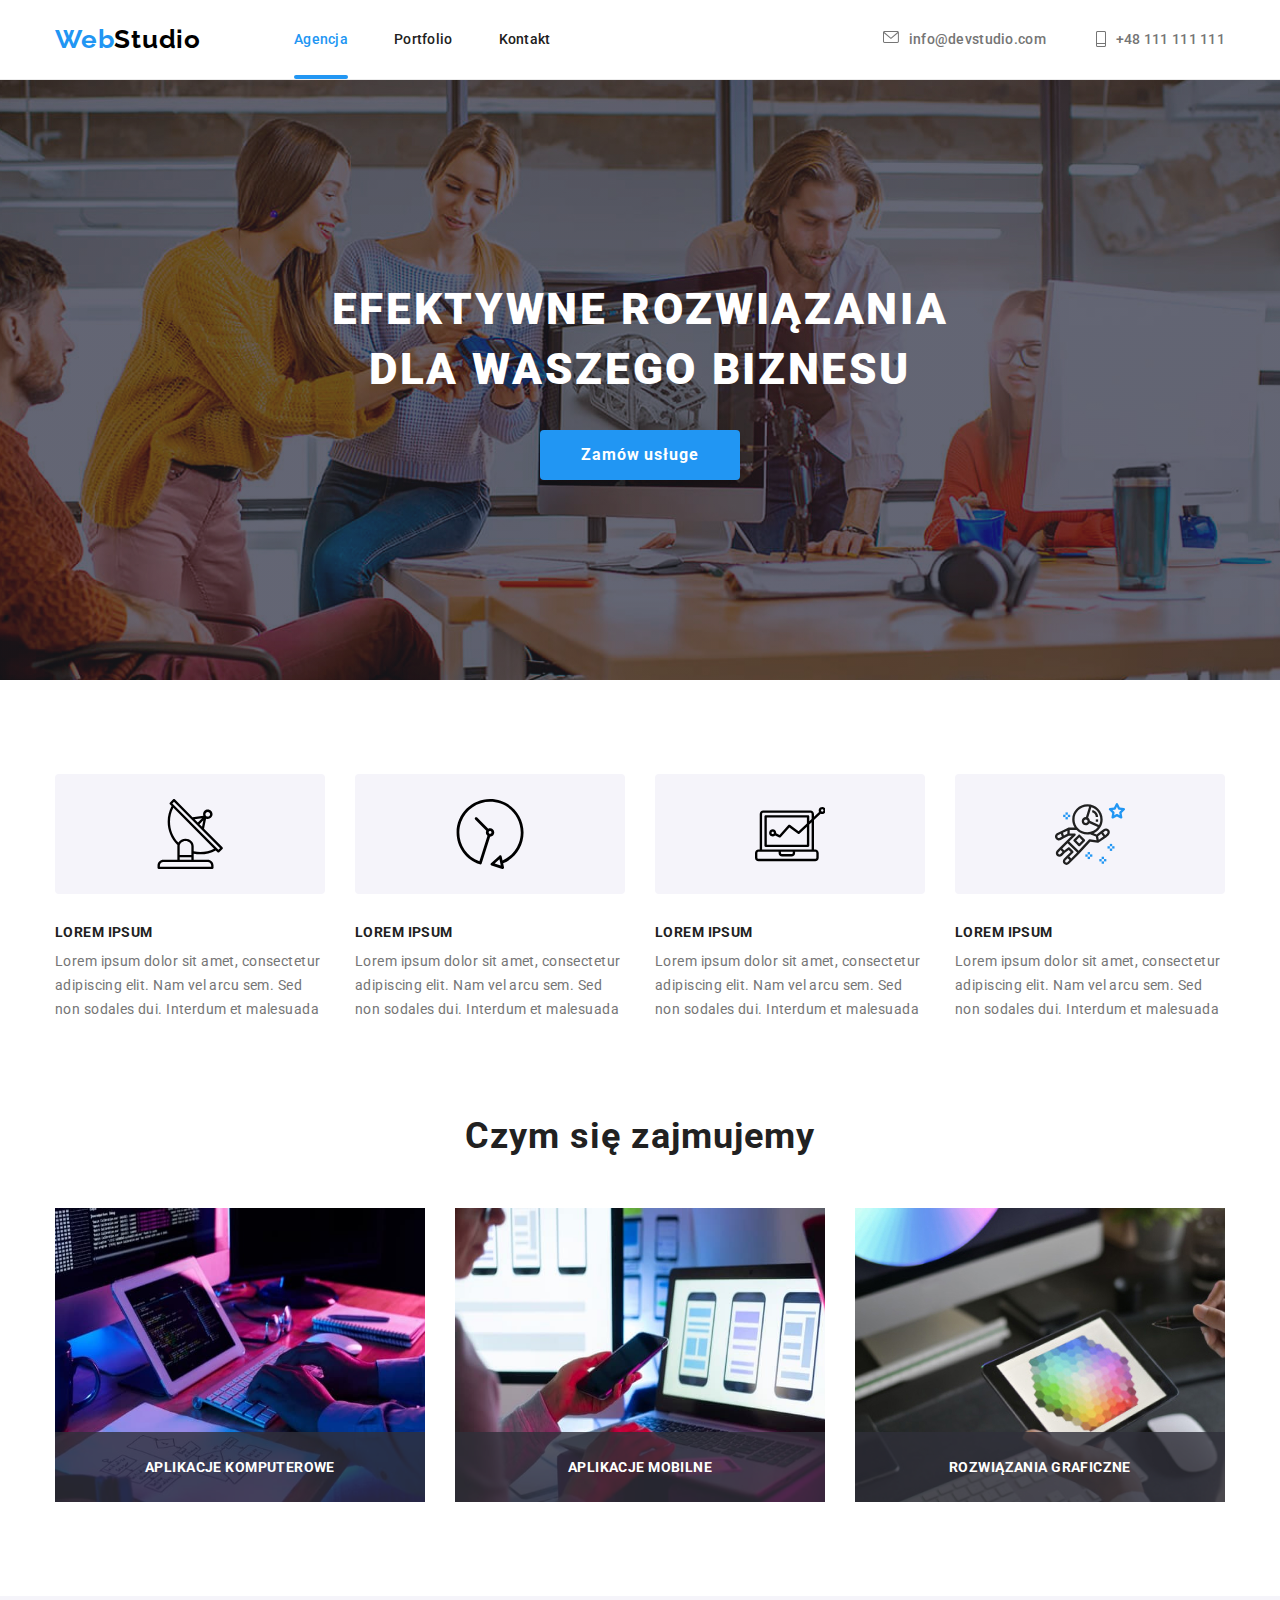
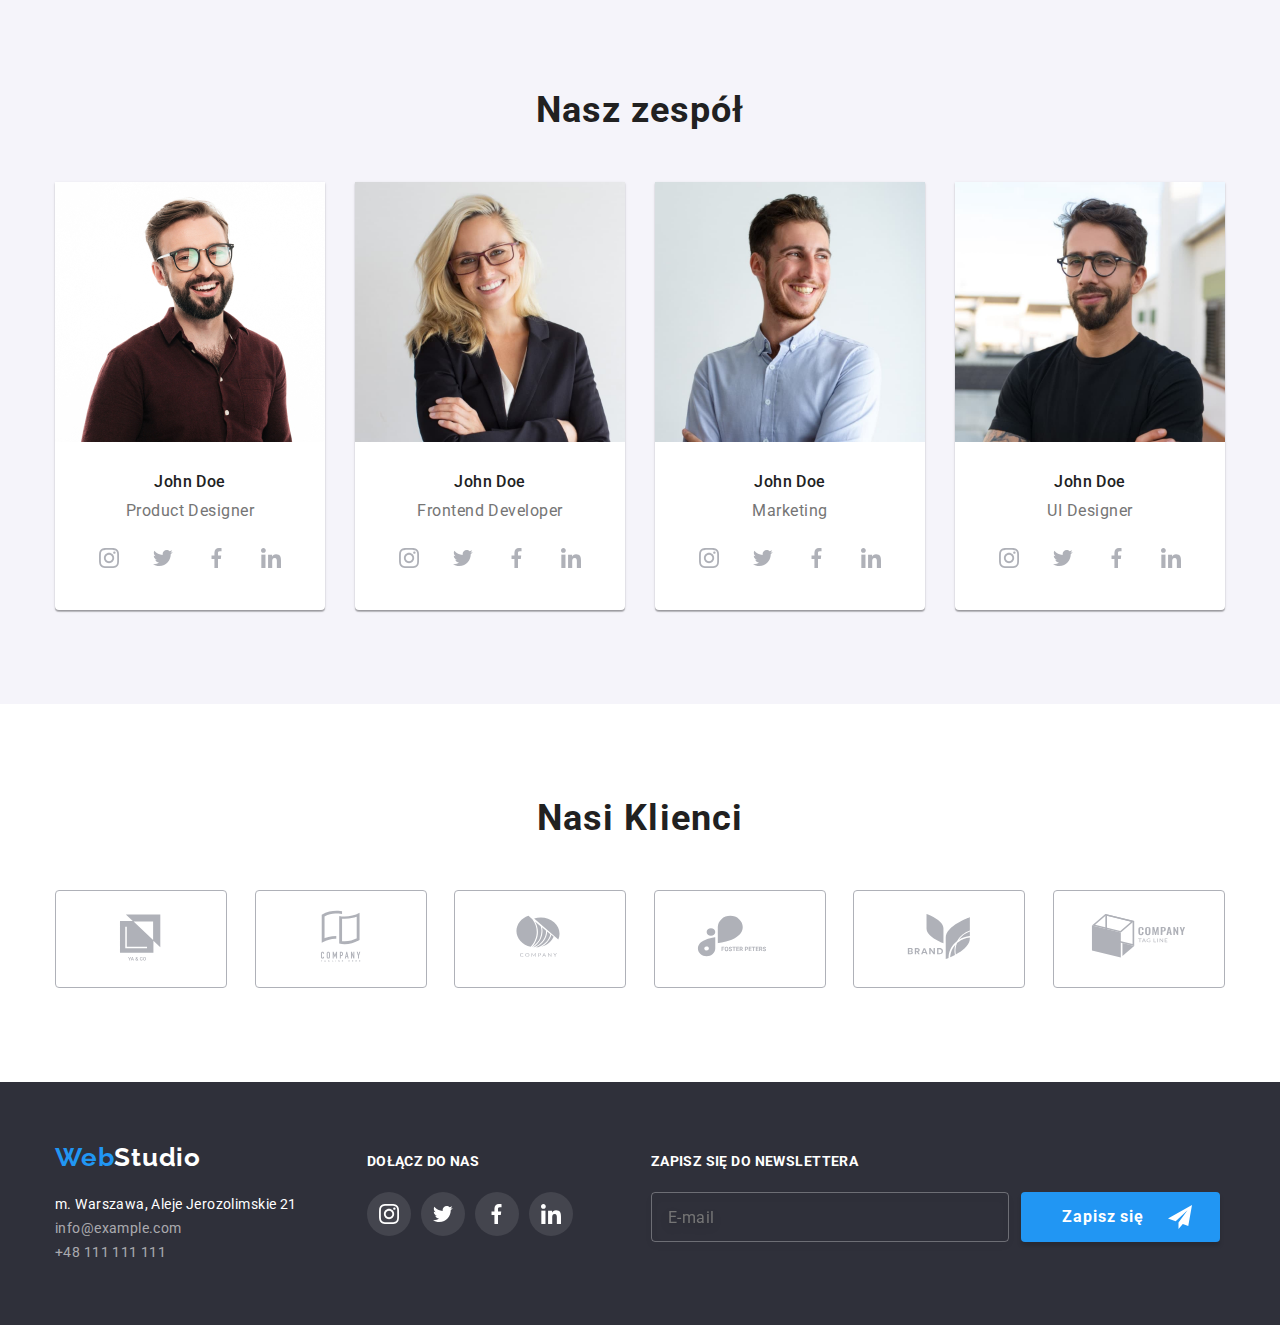
<file: index.html>
<!DOCTYPE html>
<html lang="pl">


<head>
    <meta charset="UTF-8">
    <!--Użyj tego tagu, by podać krótki opis strony.-->
    <meta name="description" content="Efektywne rozwiązania dla waszego biznesu" />
    <!--Uormalizowanie stylów przeglądarki.-->
    <link rel="stylesheet"
        href="https://cdnjs.cloudflare.com/ajax/libs/modern-normalize/1.0.0/modern-normalize.min.css" />
    <!--Podpięcie CSS.-->
    <link rel="stylesheet" href="css/styles.css">
    <!--Google Fonts.-->
    <link rel="preconnect" href="https://fonts.googleapis.com">
    <link rel="preconnect" href="https://fonts.gstatic.com" crossorigin>
    <link
        href="https://fonts.googleapis.com/css2?family=Montserrat:wght@400;700&family=Raleway:wght@700&family=Roboto:wght@400;500;700;900&display=swap"
        rel="stylesheet">
<!-- Tytuł Strony -->
    <title>WebStudio</title>
</head>


<body>
<!-- NAGŁÓWEK -->
    <header class="header">
        <div class="container">
            <a class="logo" href="index.html"><span class="span-logo">Web</span>Studio</a>
            <nav class="navigation">
                <ul class="navigation-list list">
                    <li class="navigation-item">
                        <a class="navigation-link link active" href="index.html">Agencja</a>
                    </li>
                    <li class="navigation-item">
                        <a class="navigation-link link " href="portfolio.html">Portfolio</a>
                    </li>
                    <li class="navigation-item">
                        <a class="navigation-link link " href="#">Kontakt</a>
                    </li>
                </ul>
            </nav>
            <a class="header-email link" href="mailto:info@devstudio.com">
                    <svg class="email-icon" width="16" height="12">
                        <use href="./images\SVG\sprite.svg#icon-Envelope"></use>
                    </svg>
                info@devstudio.com</a>
            <a class="header-phone link" href="tel:+48111111111">
                    <svg class="phone-icon" width="10" height="16">
                        <use href="./images\SVG\sprite.svg#icon-Phone"></use>
                    </svg>
                +48 111 111 111</a>
        </div>
    </header>
    <main>
<!-- SEKCJA HERO -->
        <section class="welcome">
            <div class="container">
                <h1 class="main-header">EFEKTYWNE ROZWIĄZANIA DLA WASZEGO BIZNESU</h1>
                <button class="modal-btn" type="button" data-modal-open>Zamów usługe</button>
            </div>
        </section>
<!-- END SEKCJA HERO -->

<!-- SEKCJA LOREM | ZALETY -->
        <section class="advantages section">
            <div class="container">
                <h2 hidden>Zalety</h2>
                <ul class="advantages-list list">
                    <li class="advantages-list-item">
                        <div class="about-stample">
                                <svg  class="about-icon">
                                    <use class="advantages-icon" href="./images\SVG\sprite.svg#icon-Radar">
                                    </use>
                                </svg>
                        </div>
                        <p class="advantages-text">LOREM IPSUM</p>
                        <p class="advantages-description">
                            Lorem ipsum dolor sit amet, consectetur adipiscing elit. Nam vel
                            arcu sem. Sed non sodales dui. Interdum et malesuada
                        </p>
                    </li>
                    <li class="advantages-list-item">
                        <div class="about-stample">
                                <svg  class="about-icon">
                                    <use class="advantages-icon" href="./images\SVG\sprite.svg#icon-Clock">
                                    </use>
                                </svg>
                            </div>
                        <p class="advantages-text">LOREM IPSUM</p>
                        <p class="advantages-description">
                            Lorem ipsum dolor sit amet, consectetur adipiscing elit. Nam vel
                            arcu sem. Sed non sodales dui. Interdum et malesuada
                        </p>
                    </li>
                    <li class="advantages-list-item">
                        <div class="about-stample">
                                <svg  class="about-icon">
                                    <use class="advantages-icon" href="./images\SVG\sprite.svg#icon-Chart">
                                    </use>
                                </svg>
                            </div>
                        <p class="advantages-text">LOREM IPSUM</p>
                        <p class="advantages-description">
                            Lorem ipsum dolor sit amet, consectetur adipiscing elit. Nam vel
                            arcu sem. Sed non sodales dui. Interdum et malesuada
                        </p>
                    </li>
                    <li class="advantages-list-item">
                        <div class="about-stample">
                                <svg  class="about-icon">
                                    <use class="advantages-icon" href="./images\SVG\sprite.svg#icon-Cosmo">
                                    </use>
                                </svg>
                            </div>
                        <p class="advantages-text">LOREM IPSUM</p>
                        <p class="advantages-description">
                            Lorem ipsum dolor sit amet, consectetur adipiscing elit. Nam vel
                            arcu sem. Sed non sodales dui. Interdum et malesuada
                        </p>
                    </li>
                </ul>
            </div>
        </section>
<!-- SEKCJA LOREM | ZALETY -->

<!-- SEKCJA  WHAT WE DO | CZYM SIĘ ZAJMUJEMY -->
        <section class="services section">
            <div class="container">
                <h2 class="secondary-header">Czym się zajmujemy</h2>
                <ul class="services-list list">
             
                        <li class="services-list-item">
                            <img class="services-list-img" src="images/Main/z1.jpg" alt="programer-working-his-desk" width="370" height="294" />
                            <p class="image-label">Aplikacje komputerowe</p>
                        </li>
                    <li class="services-list-item">
                        <img class="services-list-img" src="images/Main/z2.jpg"
                            alt="application-smartphones" width="370" height="294" />
                            <p class="image-label">Aplikacje mobilne</p>
                    </li>
                    <li class="services-list-item">
                        <img class="services-list-img" src="images/Main/z3.jpg"
                            alt="graphic-tablet" width="370" height="294" />
                            <p class="image-label">Rozwiązania graficzne</p>
                    </li>
                </ul>
            </div>
        </section>
<!-- END SEKCJA WHAT WE DO | CZYM SIĘ ZAJMUJEMY -->

<!-- OUR TEAM | NASZ ZESPÓŁ -->
        <section class="team section">
            <div class="container">
                <h2 class="secondary-header">Nasz zespół</h2>
                <ul class="team-list list">
                    <li class="team-card">
                        <img class="team-img" src="images/Main/o1.jpg" alt="John Doe" width="270" height="260" />
                        <div class="team-card-wrapper">
                            <h3 class="third-header">John Doe</h3>
                            <p class="team-job-title">Product Designer</p>
                            
                                    <ul class="social-list list">
                                        <li class="social-list-item">
                                            <a class="social-list-link">
                                                <svg class="social-icon" width="20" height="20">
                                                    <use href="./images\SVG\sprite.svg#icon-Instagram"></use>
                                                </svg>
                                            </a>
                                        </li>
                                        <li class="social-list-item">
                                            <a class="social-list-link" href="#">
                                                <svg class="social-icon" width="20" height="20">
                                                    <use href="./images\SVG\sprite.svg#icon-Twiter"></use>
                                                </svg>
                                            </a>
                                        </li>
                                        <li class="social-list-item">
                                            <a class="social-list-link" href="#">
                                                <svg class="social-icon" width="20" height="20">
                                                    <use href="./images\SVG\sprite.svg#icon-Facebook"></use>
                                                </svg>
                                            </a>
                                        </li>
                                        <li class="social-list-item">
                                            <a class="social-list-link" href="#">
                                                <svg class="social-icon" width="20" height="20">
                                                    <use href="./images\SVG\sprite.svg#icon-Linkedin"></use>
                                                </svg>
                                            </a>
                                        </li>
                                    </ul>
                        </div>
                    </li>
                    <li class="team-card">
                        <img class="team-img" src="images/Main/o2.jpg" alt="John Doe" width="270" height="260" />
                        <div class="team-card-wrapper">
                            <h3 class="third-header">John Doe</h3>
                            <p class="team-job-title">Frontend Developer</p>

                                    <ul class="social-list list">
                                        <li class="social-list-item">
                                            <a class="social-list-link">
                                                <svg class="social-icon" width="20" height="20">
                                                    <use href="./images\SVG\sprite.svg#icon-Instagram"></use>
                                                </svg>
                                            </a>
                                        </li>
                                        <li class="social-list-item">
                                            <a class="social-list-link" href="#">
                                                <svg class="social-icon" width="20" height="20">
                                                    <use href="./images\SVG\sprite.svg#icon-Twiter"></use>
                                                </svg>
                                            </a>
                                        </li>
                                        <li class="social-list-item">
                                            <a class="social-list-link" href="#">
                                                <svg class="social-icon" width="20" height="20">
                                                    <use href="./images\SVG\sprite.svg#icon-Facebook"></use>
                                                </svg>
                                            </a>
                                        </li>
                                        <li class="social-list-item">
                                            <a class="social-list-link" href="#">
                                                <svg class="social-icon" width="20" height="20">
                                                    <use href="./images\SVG\sprite.svg#icon-Linkedin"></use>
                                                </svg>
                                            </a>
                                        </li>
                                    </ul>
                        </div>
                    </li>
                    <li class="team-card">
                        <img class="team-img" src="images/Main/o3.jpg" alt="John Doe" width="270" height="260" />
                        <div class="team-card-wrapper">
                            <h3 class="third-header">John Doe</h3>
                            <p class="team-job-title">Marketing</p>

                                    <ul class="social-list list">
                                        <li class="social-list-item">
                                            <a class="social-list-link">
                                                <svg class="social-icon" width="20" height="20">
                                                    <use href="./images\SVG\sprite.svg#icon-Instagram"></use>
                                                </svg>
                                            </a>
                                        </li>
                                        <li class="social-list-item">
                                            <a class="social-list-link" href="#">
                                                <svg class="social-icon" width="20" height="20">
                                                    <use href="./images\SVG\sprite.svg#icon-Twiter"></use>
                                                </svg>
                                            </a>
                                        </li>
                                        <li class="social-list-item">
                                            <a class="social-list-link" href="#">
                                                <svg class="social-icon" width="20" height="20">
                                                    <use href="./images\SVG\sprite.svg#icon-Facebook"></use>
                                                </svg>
                                            </a>
                                        </li>
                                        <li class="social-list-item">
                                            <a class="social-list-link" href="#">
                                                <svg class="social-icon" width="20" height="20">
                                                    <use href="./images\SVG\sprite.svg#icon-Linkedin"></use>
                                                </svg>
                                            </a>
                                        </li>
                                    </ul>
                        </div>
                    </li>
                    <li class="team-card">
                        <img class="team-img" src="images/Main/o4.jpg" alt="John Doe" width="270" height="260" />
                        <div class="team-card-wrapper">
                            <h3 class="third-header">John Doe</h3>
                            <p class="team-job-title">UI Designer</p>

                                    <ul class="social-list list">
                                        <li class="social-list-item">
                                            <a class="social-list-link">
                                                <svg class="social-icon" width="20" height="20">
                                                    <use href="./images\SVG\sprite.svg#icon-Instagram"></use>
                                                </svg>
                                            </a>
                                        </li>
                                        <li class="social-list-item">
                                            <a class="social-list-link" href="#">
                                                <svg class="social-icon" width="20" height="20">
                                                    <use href="./images\SVG\sprite.svg#icon-Twiter"></use>
                                                </svg>
                                            </a>
                                        </li>
                                        <li class="social-list-item">
                                            <a class="social-list-link" href="#">
                                                <svg class="social-icon" width="20" height="20">
                                                    <use href="./images\SVG\sprite.svg#icon-Facebook"></use>
                                                </svg>
                                            </a>
                                        </li>
                                        <li class="social-list-item">
                                            <a class="social-list-link" href="#">
                                                <svg class="social-icon" width="20" height="20">
                                                    <use href="./images\SVG\sprite.svg#icon-Linkedin"></use>
                                                </svg>
                                            </a>
                                        </li>
                                    </ul>
                        </div>
                    </li>
                </ul>
            </div>
        </section>
<!-- END OUR TEAM | NASZ ZESPÓŁ -->

<!-- OUR CLIENTS | NASI KLIENCI -->
        <section class="clients section">
            <div class="container">
                <h2 class="secondary-header">Nasi Klienci</h2>
                <ul class="client-list list">
                    <li class="client-list-card">
                        <a href="#">
                            <svg class="client-logo-icon" width="106" height="60">
                                <use href="./images\SVG\sprite.svg#icon-Logo1"></use>
                            </svg>
                        </a>
                    </li>
                    <li class="client-list-card">
                        <a href="#">
                            <svg class="client-logo-icon" width="106" height="60">
                                <use href="./images\SVG\sprite.svg#icon-Logo2"></use>
                            </svg>
                        </a>
                    </li>
                    <li class="client-list-card">
                        <a href="#">
                            <svg class="client-logo-icon" width="106" height="60">
                                <use href="./images\SVG\sprite.svg#icon-Logo3"></use>
                            </svg>
                        </a>
                    </li>
                    <li class="client-list-card">
                        <a href="#">
                            <svg class="client-logo-icon" width="106" height="60">
                                <use href="./images\SVG\sprite.svg#icon-Logo4"></use>
                            </svg>
                        </a>
                    </li>
                    <li class="client-list-card">
                        <a href="#">
                            <svg class="client-logo-icon" width="106" height="60">
                                <use href="./images\SVG\sprite.svg#icon-Logo5"></use>
                            </svg>
                        </a>
                    </li>
                    <li class="client-list-card">
                        <a href="#">
                            <svg class="client-logo-icon" width="106" height="60">
                                <use href="./images\SVG\sprite.svg#icon-Logo6"></use>
                            </svg>
                        </a>
                    </li>
                </ul>
            </div>
        </section>
<!-- END OUR CLIENTS | NASI KLIENCI -->
    </main>
<!-- FOOTER | STOPKA -->
    <footer class="footer">
        <div class="container">
            <div class="footer-left-side">
                <a class="logo logo-footer link" href="index.html"><span class="span-logo">Web</span>Studio</a>
                <address>
                    <ul class="address-list list">
                        <li class="address-item">
                            <a class="footer-address link" href="https://goo.gl/maps/2zvKoqbJvBjzFYyW6" target="_blank">m.
                                Warszawa, Aleje Jerozolimskie 21</a>
                        </li>
                        <li class="address-item">
                            <a class="footer-email link" href="mailto:info@example.com">info@example.com</a>
                        </li>
                        <li class="address-item">
                            <a class="footer-phone link" href="tel:+48111111111">+48 111 111 111</a>
                        </li>
                    </ul>
                </address>
            </div>
            <div class="footer-socials">
                <h4 class="footer-header">DOŁĄCZ DO NAS</h4>
                <ul class="footer-social-list list">
                    <li class="footer-social-list-item">
                        <a class="footer-social-list-link">
                            <svg class="footer-social-icon">
                                <use href="./images\SVG\sprite.svg#icon-Instagram"></use>
                            </svg>
                        </a>
                    </li>
                    <li class="footer-social-list-item">
                        <a class="footer-social-list-link" href="#">
                            <svg class="footer-social-icon">
                                <use href="./images\SVG\sprite.svg#icon-Twiter"></use>
                            </svg>
                        </a>
                    </li>
                    <li class="footer-social-list-item">
                        <a class="footer-social-list-link" href="#">
                            <svg class="footer-social-icon">
                                <use href="./images\SVG\sprite.svg#icon-Facebook"></use>
                            </svg>
                        </a>
                    </li>
                    <li class="footer-social-list-item">
                        <a class="footer-social-list-link" href="#">
                            <svg class="footer-social-icon">
                                <use href="./images\SVG\sprite.svg#icon-Linkedin"></use>
                            </svg>
                        </a>
                    </li>
                </ul>
            </div>
            <div class="footer-form-wrapper">
                <h4 class="footer-header">Zapisz się do newslettera</h4>
                <form class="footer-form">
                    <label class="footer-form-field">
                        <input class="footer-form-input" type="email" name="newsletter-email" placeholder="E-mail">
                    </label>
                    <button type="submit" class="modal-btn">Zapisz się
                        <svg class="footer-form-icon" width="24" height="24">
                            <use href="./images/icon.svg#icon-icon-send"></use>
                        </svg>
                    </button>
            </div>
            </form>
        </div>
    </footer>
    <div class="backdrop is-hidden" data-modal>
        <div class="modal">
            <svg class="close-btn" data-modal-close>
                <use href="./images/icon.svg#icon-close-modal"></use>
            </svg>
            <h2 class="modal-form-header">Zostaw swoje dane w formularzu poniżej</h2>
            <form class="modal-form" name="signup-form" action="#" method="post">
                <label class="modal-form-field">
                    Imię
                    <span class="modal-form-input-wrapper">
                        <input class="modal-form-input" type="text" name="user-name" />
                        <svg class="modal-form-icon" width="18" height="18">
                            <use href="./images/icon.svg#icon-person-black"></use>
                        </svg>
                    </span>
                </label>
                <label class="modal-form-field">
                    Telefon
                    <span class="modal-form-input-wrapper">
                        <input class="modal-form-input" type="tel" name="user-phone" />
                        <svg class="modal-form-icon" width="18" height="18">
                            <use href="./images/icon.svg#icon-phone-black"></use>
                        </svg>
                    </span>
                </label>
                <label class="modal-form-field">
                    Email
                    <span class="modal-form-input-wrapper">
                        <input class="modal-form-input" type="email" name="user-email" />
                        <svg class="modal-form-icon" width="18" height="18">
                            <use href="./images/icon.svg#icon-email-black"></use>
                        </svg>
                    </span>
                </label>
                <label class="modal-form-field">
                    Komentarz
                    <textarea class="modal-form-message" name="user-message" placeholder="Wprowadź tekst">
                </textarea>
                </label>
                <input id="user-policy" type="checkbox" class="modal-form-policy visually-hidden" name="policy"
                    value="accept-policy" />
                <label for="user-policy" class="modal-form-policy-text">
                    Oświadczam, iż akceptuję <a href="#regulamin">Regulamin</a> i <a href="#policy">Politykę
                        Prywatności.</a>
                </label>
                <button type="submit" class="modal-btn"> Wyślij
                </button>
            </form>
        </div>
    </div>

    <script src="./js/modal.js"></script>
</body>

</html>
</file>
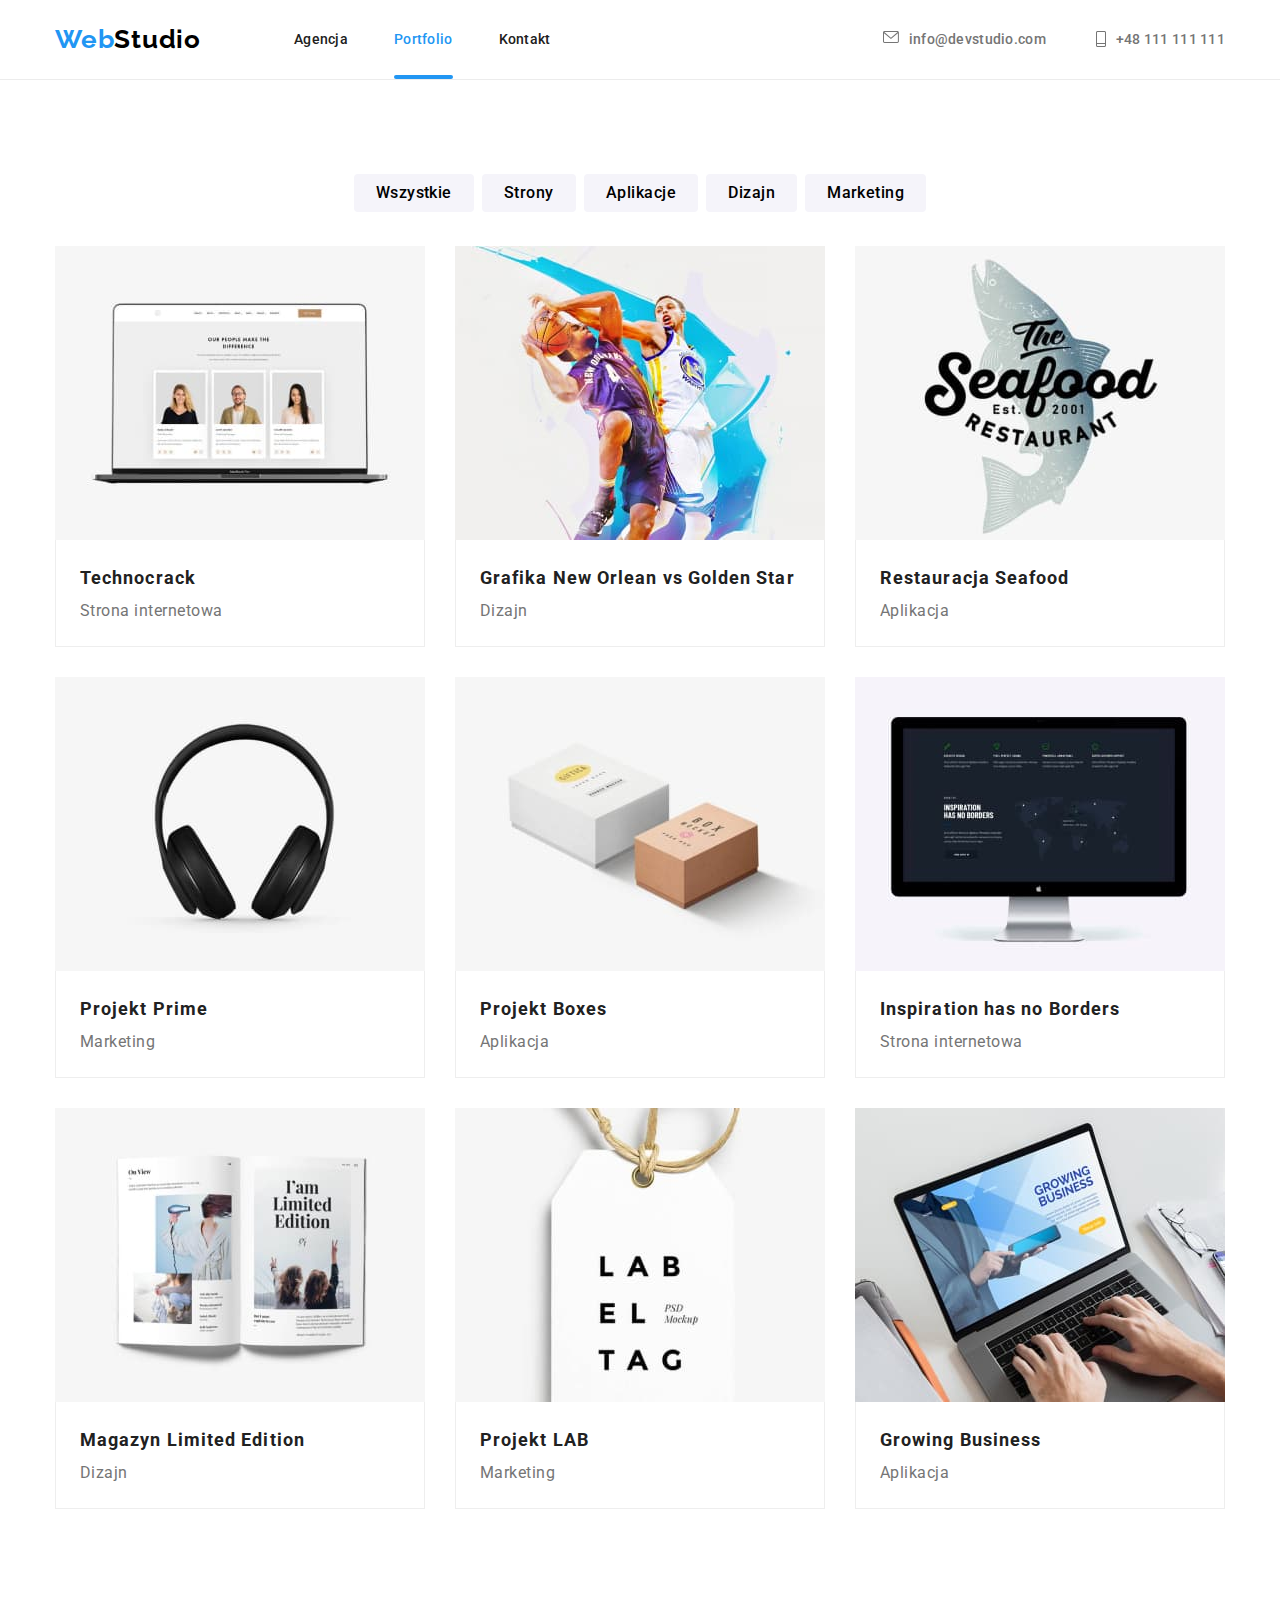
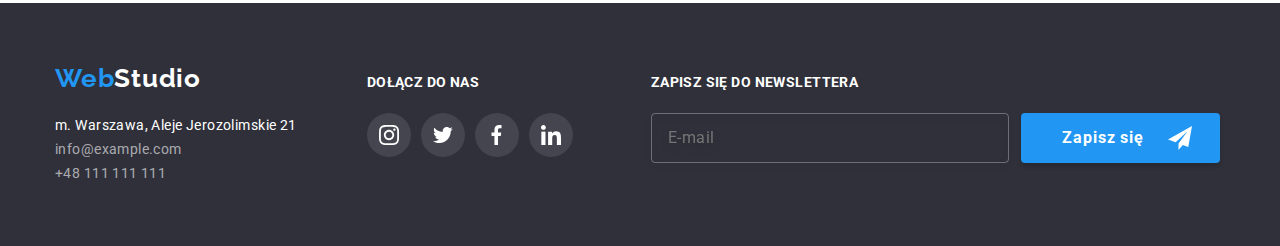
<file: portfolio.html>
<!DOCTYPE html>
<html lang="pl">


<head>
    <meta charset="UTF-8">
<!--Użyj tego tagu, by podać krótki opis strony.-->
    <meta name="description" content="Portfolio" />
<!--Uormalizowanie stylów przeglądarki.-->
    <link rel="stylesheet"
        href="https://cdnjs.cloudflare.com/ajax/libs/modern-normalize/1.0.0/modern-normalize.min.css" />
<!--Podpięcie CSS.-->
    <link rel="stylesheet" href="css/styles.css">
<!--Google Fonts.-->
    <link rel="preconnect" href="https://fonts.googleapis.com">
    <link rel="preconnect" href="https://fonts.gstatic.com" crossorigin>
    <link
        href="https://fonts.googleapis.com/css2?family=Montserrat:wght@400;700&family=Raleway:wght@700&family=Roboto:wght@400;500;700;900&display=swap"
        rel="stylesheet">
<!-- Tytuł Strony -->
    <title>WebStudio</title>
</head>

<body>
<!-- NAGŁÓWEK -->
<header class="header">
    <div class="container">
        <a class="logo" href="index.html"><span class="span-logo">Web</span>Studio</a>
        <nav class="navigation">
            <ul class="navigation-list list">
                <li class="navigation-item">
                    <a class="navigation-link link" href="index.html">Agencja</a>
                </li>
                <li class="navigation-item">
                    <a class="navigation-link link active" href="portfolio.html">Portfolio</a>
                </li>
                <li class="navigation-item">
                    <a class="navigation-link link" href="#">Kontakt</a>
                </li>
            </ul>
        </nav>
        <a class="header-email link" href="mailto:info@devstudio.com">
            <svg class="email-icon" width="16" height="12">
                <use href="./images\SVG\sprite.svg#icon-Envelope"></use>
            </svg>
            info@devstudio.com</a>
        <a class="header-phone link" href="tel:+48111111111">
            <svg class="phone-icon" width="10" height="16">
                <use href="./images\SVG\sprite.svg#icon-Phone"></use>
            </svg>
            +48 111 111 111</a>
    </div>
</header>

<!-- END NAGŁÓWEK -->
    <main>
<!-- FILTRY -->
        <section class="projects-filters section">
            <div class="container">
                <h2 hidden>FILTRY</h2>
                <ul class="project-filters-list list">
                    <li class="project-filters-item">
                        <button class="project-filters-btn" type="button">Wszystkie</button>
                    </li>
                    <li class="project-filters-item">
                        <button class="project-filters-btn" type="button">Strony</button>
                    </li>
                    <li class="project-filters-item">
                        <button class="project-filters-btn" type="button">Aplikacje</button>
                    </li>
                    <li class="project-filters-item">
                        <button class="project-filters-btn" type="button">Dizajn</button>
                    </li>
                    <li class="project-filters-item">
                        <button class="project-filters-btn" type="button">Marketing</button>
                    </li>
                </ul>
            </div>
        </section>
<!-- END FILTRY -->
<!-- PROJEKTY -->
        <section class="projects section">
            <div class="container">
                <h2 hidden>Projekty</h2>
                <ul class="projects-list list">


                    <li class="projects-card">
                        <div class="box">
                        <img class="projects-img" src="images/Portfolio/11.jpg" alt="Technocrack" width="370" height="294" />
                        <p class="project-overlay">
                            Technocrack jest popularną platformą wykorzystywaną do rozpowszechniania koronawirusa. Firmy
                            wykorzystują tę platformę do celów szpiegowskich i ataków na niezabezpieczone serwery konkurencji </p>
                            </div>
                        <div class="project-cards-wrapper">
                            <p class="projects-name">Technocrack</p>
                            <p class="projects-category">Strona internetowa</p>
                        </div>
                    </li>


                    <li class="projects-card">
                        <div class="box">
                        <img class="projects-img" src="images/Portfolio/12.jpg" alt="Grafika New Orlean vs Golden Star" width="370" height="294" />
                        <p class="project-overlay">
                            Technocrack jest popularną platformą wykorzystywaną do rozpowszechniania koronawirusa. Firmy
                            wykorzystują tę platformę do celów szpiegowskich i ataków na niezabezpieczone serwery konkurencji </p>
                        </div>
                        <div class="project-cards-wrapper">
                            <p class="projects-name">Grafika New Orlean vs Golden Star</p>
                            <p class="projects-category">Dizajn</p>
                        </div>
                    </li>


                    <li class="projects-card">
                        <div class="box">
                        <img class="projects-img" src="images/Portfolio/13.jpg" alt="Restauracja Seafood" width="370" height="294" />
                        <p class="project-overlay">
                            Technocrack jest popularną platformą wykorzystywaną do rozpowszechniania koronawirusa. Firmy
                            wykorzystują tę platformę do celów szpiegowskich i ataków na niezabezpieczone serwery konkurencji </p>
                        </div>
                        <div class="project-cards-wrapper">
                            <p class="projects-name">Restauracja Seafood</p>
                            <p class="projects-category">Aplikacja</p>
                        </div>
                    </li>


                    <li class="projects-card">
                        <div class="box">
                        <img class="projects-img" src="images/Portfolio/21.jpg" alt="Projekt Prime" width="370" height="294" />
                        <p class="project-overlay">
                            Technocrack jest popularną platformą wykorzystywaną do rozpowszechniania koronawirusa. Firmy
                            wykorzystują tę platformę do celów szpiegowskich i ataków na niezabezpieczone serwery konkurencji </p>
                        </div>
                        <div class="project-cards-wrapper">
                            <p class="projects-name">Projekt Prime</p>
                            <p class="projects-category">Marketing</p>
                        </div>
                    </li>


                    <li class="projects-card">
                        <div class="box">
                        <img class="projects-img" src="images/Portfolio/22.jpg" alt="Projekt Boxes" width="370" height="294" />
                        <p class="project-overlay">
                            Technocrack jest popularną platformą wykorzystywaną do rozpowszechniania koronawirusa. Firmy
                            wykorzystują tę platformę do celów szpiegowskich i ataków na niezabezpieczone serwery konkurencji </p>
                        </div>
                        <div class="project-cards-wrapper">
                            <p class="projects-name">Projekt Boxes</p>
                            <p class="projects-category">Aplikacja</p>
                        </div>
                    </li>


                    <li class="projects-card">
                        <div class="box">
                        <img class="projects-img" src="images/Portfolio/23.jpg" alt="Inspiration has no Borders" width="370" height="294" />
                        <p class="project-overlay">
                            Technocrack jest popularną platformą wykorzystywaną do rozpowszechniania koronawirusa. Firmy
                            wykorzystują tę platformę do celów szpiegowskich i ataków na niezabezpieczone serwery konkurencji </p>
                        </div>
                        <div class="project-cards-wrapper">
                            <p class="projects-name">Inspiration has no Borders</p>
                            <p class="projects-category">Strona internetowa</p>
                        </div>
                    </li>


                    <li class="projects-card">
                        <div class="box">
                        <img class="projects-img" src="images/Portfolio/31.jpg" alt="Magazyn Limited Edition" width="370" height="294" />
                        <p class="project-overlay">
                            Technocrack jest popularną platformą wykorzystywaną do rozpowszechniania koronawirusa. Firmy
                            wykorzystują tę platformę do celów szpiegowskich i ataków na niezabezpieczone serwery konkurencji </p>
                        </div>
                        <div class="project-cards-wrapper">
                            <p class="projects-name">Magazyn Limited Edition</p>
                            <p class="projects-category">Dizajn</p>
                        </div>
                    </li>


                    <li class="projects-card">
                        <div class="box">
                        <img class="projects-img" src="images/Portfolio/32.jpg" alt="Projekt LAB" width="370" height="294" />
                        <p class="project-overlay">
                            Technocrack jest popularną platformą wykorzystywaną do rozpowszechniania koronawirusa. Firmy
                            wykorzystują tę platformę do celów szpiegowskich i ataków na niezabezpieczone serwery konkurencji </p>
                        </div>
                        <div class="project-cards-wrapper">
                            <p class="projects-name">Projekt LAB</p>
                            <p class="projects-category">Marketing</p>
                        </div>
                    </li>


                    <li class="projects-card">
                        <div class="box">
                        <img class="projects-img" src="images/Portfolio/33.jpg" alt="Growing Business" width="370" height="294" />
                        <p class="project-overlay">
                            Technocrack jest popularną platformą wykorzystywaną do rozpowszechniania koronawirusa. Firmy
                            wykorzystują tę platformę do celów szpiegowskich i ataków na niezabezpieczone serwery konkurencji </p>
                        </div>
                        <div class="project-cards-wrapper">
                            <p class="projects-name">Growing Business</p>
                            <p class="projects-category">Aplikacja</p>
                        </div>
                    </li>

                    
                </ul>
            </div>
        </section>
<!-- END PROJEKTY -->
    </main>
<!-- FOOTER | STOPKA -->
<footer class="footer">
    <div class="container">
        <div class="footer-left-side">
            <a class="logo logo-footer link" href="index.html"><span class="span-logo">Web</span>Studio</a>
            <address>
                <ul class="address-list list">
                    <li class="address-item">
                        <a class="footer-address link" href="https://goo.gl/maps/2zvKoqbJvBjzFYyW6" target="_blank">m.
                            Warszawa, Aleje Jerozolimskie 21</a>
                    </li>
                    <li class="address-item">
                        <a class="footer-email link" href="mailto:info@example.com">info@example.com</a>
                    </li>
                    <li class="address-item">
                        <a class="footer-phone link" href="tel:+48111111111">+48 111 111 111</a>
                    </li>
                </ul>
            </address>
        </div>
        <div class="footer-socials">
            <h4 class="footer-header">DOŁĄCZ DO NAS</h4>
            <ul class="footer-social-list list">
                <li class="footer-social-list-item">
                    <a class="footer-social-list-link">
                        <svg class="footer-social-icon">
                            <use href="./images\SVG\sprite.svg#icon-Instagram"></use>
                        </svg>
                    </a>
                </li>
                <li class="footer-social-list-item">
                    <a class="footer-social-list-link" href="#">
                        <svg class="footer-social-icon">
                            <use href="./images\SVG\sprite.svg#icon-Twiter"></use>
                        </svg>
                    </a>
                </li>
                <li class="footer-social-list-item">
                    <a class="footer-social-list-link" href="#">
                        <svg class="footer-social-icon">
                            <use href="./images\SVG\sprite.svg#icon-Facebook"></use>
                        </svg>
                    </a>
                </li>
                <li class="footer-social-list-item">
                    <a class="footer-social-list-link" href="#">
                        <svg class="footer-social-icon">
                            <use href="./images\SVG\sprite.svg#icon-Linkedin"></use>
                        </svg>
                    </a>
                </li>
            </ul>
        </div>
        <div class="footer-form-wrapper">
            <h4 class="footer-header">Zapisz się do newslettera</h4>
            <form class="footer-form">
                <label class="footer-form-field">
                    <input class="footer-form-input" type="email" name="newsletter-email" placeholder="E-mail">
                </label>
                <button type="submit" class="modal-btn">Zapisz się
                    <svg class="footer-form-icon" width="24" height="24">
                        <use href="./images/icon.svg#icon-icon-send"></use>
                    </svg>
                </button>
        </div>
        </form>
    </div>
</footer>
<!-- END FOOTER | STOPKA -->
</body>

</html>
</file>
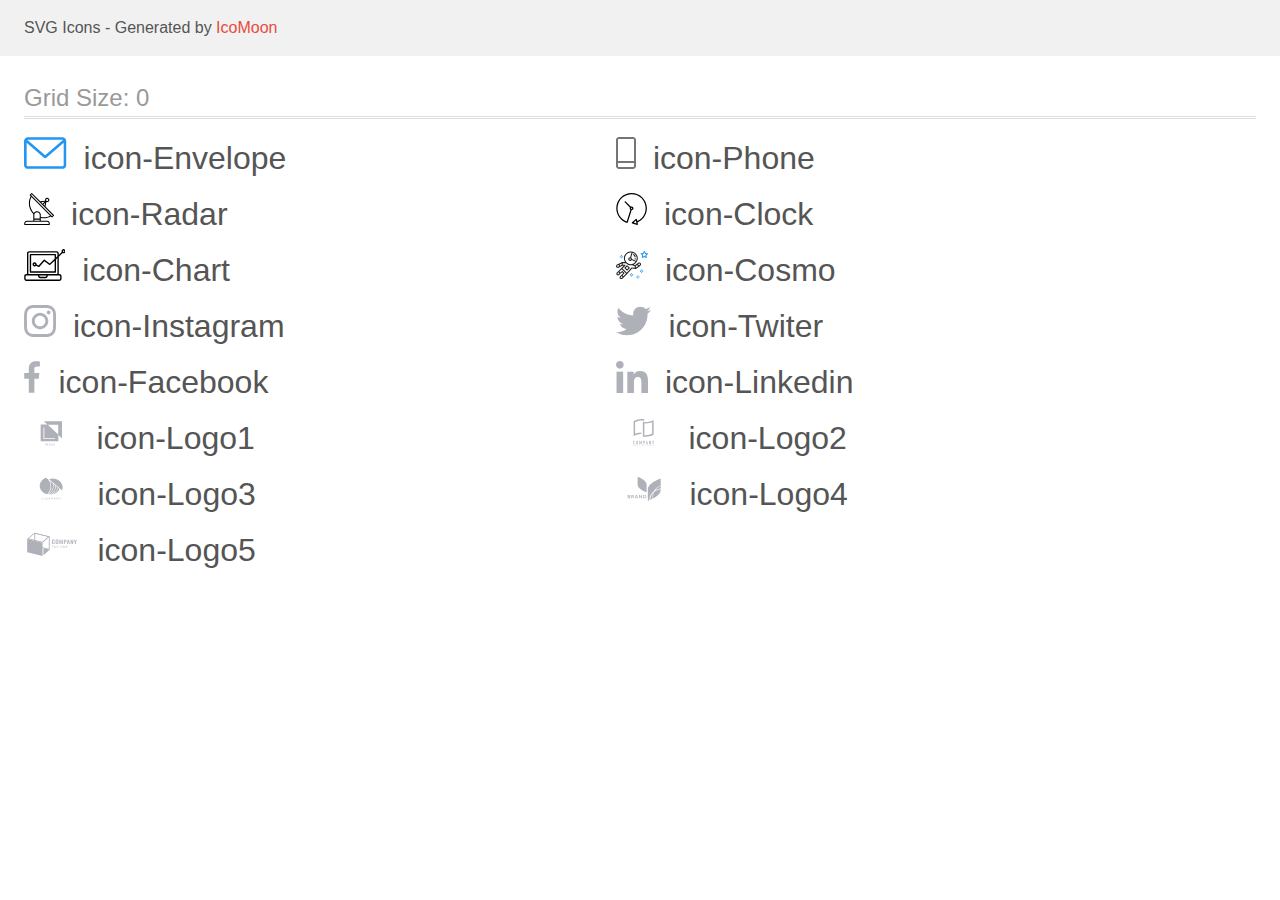
<file: images/SVG/Dowloads/icomoon/demo.html>
<!doctype html>
<html>
<head>
    <title>IcoMoon - SVG Icons</title>
    <meta charset="utf-8">
    <meta name="viewport" content="width=device-width, initial-scale=1">
    <link rel="stylesheet" href="demo-files/demo.css">
    <link rel="stylesheet" href="style.css">
</head>
<body>
<svg aria-hidden="true" style="position: absolute; width: 0; height: 0; overflow: hidden;" version="1.1" xmlns="http://www.w3.org/2000/svg" xmlns:xlink="http://www.w3.org/1999/xlink">
<defs>
<symbol id="icon-Envelope" viewBox="0 0 43 32">
<path fill="#2196f3" style="fill: var(--color1, #2196f3)" d="M38.667 0h-34.667c-2.206 0-4 1.794-4 4v24c0 2.206 1.794 4 4 4h34.667c2.206 0 4-1.794 4-4v-24c0-2.206-1.794-4-4-4zM38.667 2.667c0.181 0 0.353 0.038 0.511 0.103l-17.844 15.466-17.844-15.466c0.158-0.066 0.33-0.103 0.511-0.103h34.667zM38.667 29.333h-34.667c-0.736 0-1.333-0.598-1.333-1.333v-22.413l17.793 15.421c0.251 0.217 0.563 0.326 0.874 0.326s0.622-0.108 0.874-0.326l17.793-15.421v22.413c0 0.736-0.598 1.333-1.333 1.333z"></path>
</symbol>
<symbol id="icon-Phone" viewBox="0 0 20 32">
<path fill="#757575" style="fill: var(--color2, #757575)" d="M17 0h-14c-1.654 0-3 1.346-3 3v26c0 1.654 1.346 3 3 3h14c1.654 0 3-1.346 3-3v-26c0-1.654-1.346-3-3-3zM3 2h14c0.552 0 1 0.448 1 1v21h-16v-21c0-0.552 0.448-1 1-1zM17 30h-14c-0.552 0-1-0.448-1-1v-3h16v3c0 0.552-0.448 1-1 1z"></path>
</symbol>
<symbol id="icon-Radar" viewBox="0 0 30 32">
<path d="M29.859 22.098l-8.443-8.505 0.937-4.615c0.242 0.094 0.499 0.144 0.758 0.146h0.006c1.192 0.014 2.17-0.941 2.184-2.133s-0.941-2.17-2.133-2.184c-1.192-0.014-2.17 0.941-2.184 2.133-0.003 0.255 0.039 0.509 0.125 0.749l-4.96 0.605-8.091-8.133c-0.099-0.101-0.235-0.159-0.377-0.16-0.14 0.001-0.274 0.056-0.373 0.155l-1.513 1.504c-0.208 0.208-0.208 0.546 0 0.754l0.814 0.826c-3.153 5.798-2.129 12.978 2.519 17.663 0.043 0.041 0.092 0.074 0.146 0.098-0.034 0.18-0.051 0.364-0.052 0.547v6.187h-6.4c-1.472 0.002-2.665 1.195-2.667 2.667v1.067c0 0.295 0.239 0.533 0.533 0.533h24.533c0.295 0 0.533-0.239 0.533-0.533v-1.067c-0.002-1.472-1.195-2.665-2.667-2.667h-6.4v-2.742c1.003 0.21 2.024 0.317 3.049 0.32 2.458-0.003 4.877-0.615 7.040-1.783l0.818 0.823c0.099 0.101 0.235 0.159 0.377 0.16 0.14-0.001 0.274-0.056 0.373-0.155l1.513-1.504c0.208-0.208 0.208-0.546 0-0.754zM22.366 6.233c0.418-0.415 1.093-0.414 1.508 0.004s0.414 1.093-0.004 1.508c-0.2 0.199-0.47 0.31-0.752 0.31h-0.003c-0.589-0.003-1.064-0.483-1.061-1.072 0.002-0.282 0.115-0.552 0.314-0.751h-0.002zM21.11 9.738l-0.598 2.946-1.175-1.182 1.774-1.763zM20.504 8.836l-1.92 1.909-1.485-1.493 3.405-0.415zM23.090 28.8c0.884 0 1.6 0.716 1.6 1.6v0.533h-23.467v-0.533c0-0.884 0.716-1.6 1.6-1.6h20.267zM15.623 26.667v1.067h-5.333v-1.067h5.333zM10.29 25.6v-4.053c0-1.294 1.196-2.347 2.667-2.347s2.667 1.053 2.667 2.347v4.053h-5.333zM16.69 23.904v-2.357c0-1.882-1.675-3.413-3.733-3.413-1.331-0.020-2.576 0.657-3.281 1.786-4.058-4.274-4.971-10.645-2.279-15.887l18.602 18.708c-2.872 1.461-6.165 1.873-9.309 1.163zM27.979 23.22l-21.057-21.181 0.755-0.752 7.935 7.98c0.004 0 0.006 0.007 0.010 0.010l13.115 13.191-0.757 0.752z"></path>
</symbol>
<symbol id="icon-Clock" viewBox="0 0 31 32">
<path d="M30.84 15.301c-0.002-8.452-6.855-15.303-15.308-15.301s-15.303 6.855-15.301 15.308c0.001 6.658 4.307 12.551 10.649 14.576 0.061 0.019 0.124 0.029 0.187 0.029 0.121-0 0.239-0.032 0.342-0.094 0.135-0.080 0.236-0.207 0.283-0.356l3.865-12.25c1.057-0.005 1.909-0.866 1.903-1.923s-0.866-1.909-1.923-1.903c-0.284 0.001-0.565 0.067-0.82 0.191l-5.106-5.107c-0.253-0.245-0.657-0.238-0.902 0.016-0.239 0.247-0.239 0.639 0 0.886l5.103 5.109c-0.392 0.799-0.168 1.764 0.536 2.309l-3.683 11.673c-7.278-2.681-11.004-10.754-8.323-18.032s10.754-11.004 18.032-8.323 11.004 10.754 8.323 18.032c-1.31 3.556-4.001 6.431-7.462 7.973l-0.398-1.874c-0.073-0.344-0.411-0.565-0.756-0.492-0.109 0.023-0.209 0.074-0.292 0.148l-3.837 3.426c-0.263 0.234-0.287 0.637-0.052 0.9 0.076 0.085 0.174 0.149 0.283 0.184l4.899 1.563c0.335 0.108 0.694-0.077 0.802-0.412 0.034-0.106 0.040-0.219 0.017-0.328l-0.391-1.839c5.664-2.388 9.342-7.942 9.329-14.089zM15.535 14.664c0.352 0 0.638 0.286 0.638 0.638s-0.286 0.638-0.638 0.638c-0.352 0-0.638-0.285-0.638-0.638s0.285-0.638 0.638-0.638zM17.635 29.528l2.184-1.948 0.603 2.84-2.787-0.892z"></path>
</symbol>
<symbol id="icon-Chart" viewBox="0 0 41 32">
<path d="M2.073 31.933h33.168c1.145 0 2.073-0.928 2.073-2.073v-2.764c0-1.145-0.928-2.073-2.073-2.073h-0.691v-17.232l3.925-3.718c0.911 0.449 2.014 0.176 2.61-0.646s0.513-1.955-0.198-2.681-1.841-0.834-2.677-0.256c-0.835 0.578-1.132 1.675-0.703 2.595l-2.957 2.803v-1.594c0-1.145-0.928-2.073-2.073-2.073h-27.64c-1.145 0-2.073 0.928-2.073 2.073v20.73h-0.691c-1.145 0-2.073 0.928-2.073 2.073v2.764c0 1.145 0.928 2.073 2.073 2.073zM39.387 1.529c0.382 0 0.691 0.309 0.691 0.691s-0.309 0.691-0.691 0.691c-0.382 0-0.691-0.309-0.691-0.691s0.309-0.691 0.691-0.691zM4.146 4.293c0-0.382 0.309-0.691 0.691-0.691h27.64c0.382 0 0.691 0.309 0.691 0.691v2.902l-1.382 1.313v-2.833c0-0.382-0.309-0.691-0.691-0.691h-24.876c-0.382 0-0.691 0.309-0.691 0.691v17.275c0 0.382 0.309 0.691 0.691 0.691h24.876c0.382 0 0.691-0.309 0.691-0.691v-12.541l1.382-1.309v15.923h-29.022v-20.73zM10.365 13.276c-0.935-0.003-1.756 0.62-2.004 1.521s0.136 1.857 0.94 2.334c0.804 0.477 1.828 0.357 2.499-0.293l2.402 1.205c0.279 0.14 0.617 0.074 0.825-0.159l5.106-5.744 5.019 3.761c0.269 0.202 0.645 0.18 0.889-0.051l4.362-4.132v10.54h-23.494v-15.893h23.494v3.449l-4.889 4.63-5.061-3.794c-0.287-0.215-0.692-0.175-0.931 0.093l-5.176 5.824-1.935-0.968c0.014-0.083 0.023-0.167 0.026-0.251 0-1.145-0.928-2.073-2.073-2.073zM11.056 15.349c0 0.382-0.309 0.691-0.691 0.691s-0.691-0.309-0.691-0.691c0-0.382 0.309-0.691 0.691-0.691s0.691 0.309 0.691 0.691zM15.202 26.405h6.91v0.691c0 0.382-0.309 0.691-0.691 0.691h-5.528c-0.382 0-0.691-0.309-0.691-0.691v-0.691zM1.382 27.096c0-0.382 0.309-0.691 0.691-0.691h11.747v0.691c0 1.145 0.928 2.073 2.073 2.073h5.528c1.145 0 2.073-0.928 2.073-2.073v-0.691h11.747c0.382 0 0.691 0.309 0.691 0.691v2.764c0 0.382-0.309 0.691-0.691 0.691h-33.168c-0.382 0-0.691-0.309-0.691-0.691v-2.764z"></path>
</symbol>
<symbol id="icon-Cosmo" viewBox="0 0 32 32">
<path fill="#2196f3" style="fill: var(--color1, #2196f3)" d="M31.974 4.524c-0.063-0.193-0.229-0.333-0.43-0.363l-1.91-0.278-0.855-1.731c-0.179-0.365-0.777-0.365-0.956 0l-0.855 1.731-1.91 0.278c-0.201 0.029-0.367 0.17-0.431 0.363-0.062 0.193-0.011 0.405 0.135 0.547l1.383 1.348-0.326 1.903c-0.034 0.2 0.048 0.402 0.212 0.522 0.166 0.121 0.382 0.135 0.562 0.040l1.709-0.899 1.709 0.899c0.078 0.041 0.164 0.061 0.249 0.061 0.11 0 0.221-0.034 0.314-0.102 0.164-0.119 0.246-0.322 0.212-0.522l-0.326-1.903 1.383-1.348c0.145-0.142 0.197-0.354 0.135-0.547zM29.511 5.851c-0.125 0.122-0.183 0.299-0.153 0.472l0.191 1.114-1-0.526c-0.078-0.041-0.163-0.061-0.249-0.061s-0.17 0.020-0.249 0.061l-1.001 0.526 0.191-1.114c0.030-0.173-0.028-0.349-0.153-0.472l-0.81-0.789 1.119-0.163c0.174-0.025 0.324-0.134 0.402-0.292l0.5-1.013 0.5 1.013c0.078 0.157 0.228 0.267 0.402 0.292l1.119 0.163-0.809 0.789z"></path>
<path fill="#2196f3" style="fill: var(--color1, #2196f3)" d="M26.134 20.522h-1.067v1.067h1.067v-1.067z"></path>
<path fill="#2196f3" style="fill: var(--color1, #2196f3)" d="M26.134 22.656h-1.067v1.067h1.067v-1.067z"></path>
<path fill="#2196f3" style="fill: var(--color1, #2196f3)" d="M27.2 21.589h-1.067v1.067h1.067v-1.067z"></path>
<path fill="#2196f3" style="fill: var(--color1, #2196f3)" d="M25.067 21.589h-1.067v1.067h1.067v-1.067z"></path>
<path fill="#2196f3" style="fill: var(--color1, #2196f3)" d="M22.4 26.389h-1.067v1.067h1.067v-1.067z"></path>
<path fill="#2196f3" style="fill: var(--color1, #2196f3)" d="M22.4 28.522h-1.067v1.067h1.067v-1.067z"></path>
<path fill="#2196f3" style="fill: var(--color1, #2196f3)" d="M23.467 27.456h-1.067v1.067h1.067v-1.067z"></path>
<path fill="#2196f3" style="fill: var(--color1, #2196f3)" d="M21.333 27.456h-1.067v1.067h1.067v-1.067z"></path>
<path fill="#2196f3" style="fill: var(--color1, #2196f3)" d="M16 24.256h-1.067v1.067h1.067v-1.067z"></path>
<path fill="#2196f3" style="fill: var(--color1, #2196f3)" d="M16 26.389h-1.067v1.067h1.067v-1.067z"></path>
<path fill="#2196f3" style="fill: var(--color1, #2196f3)" d="M17.067 25.322h-1.067v1.067h1.067v-1.067z"></path>
<path fill="#2196f3" style="fill: var(--color1, #2196f3)" d="M14.933 25.322h-1.067v1.067h1.067v-1.067z"></path>
<path fill="#2196f3" style="fill: var(--color1, #2196f3)" d="M5.867 6.122h-1.067v1.067h1.067v-1.067z"></path>
<path fill="#2196f3" style="fill: var(--color1, #2196f3)" d="M5.867 8.255h-1.067v1.067h1.067v-1.067z"></path>
<path fill="#2196f3" style="fill: var(--color1, #2196f3)" d="M6.933 7.189h-1.067v1.067h1.067v-1.067z"></path>
<path fill="#2196f3" style="fill: var(--color1, #2196f3)" d="M4.8 7.189h-1.067v1.067h1.067v-1.067z"></path>
<path fill="#212121" style="fill: var(--color3, #212121)" d="M24.715 14.159c-0.287-0.388-0.709-0.637-1.188-0.705-0.481-0.068-0.956 0.058-1.34 0.352l-1.252 0.96-1.898 1.417-1.358-0.541c2.421-1.086 4.114-3.508 4.114-6.32 0-3.823-3.123-6.933-6.961-6.933s-6.961 3.11-6.961 6.933c0 1.386 0.414 2.674 1.12 3.758l-2.764-0.024c-0.002 0-0.003 0-0.005 0-0.009 0-0.015 0.004-0.023 0.005-0.053 0.002-0.105 0.013-0.155 0.031-0.013 0.005-0.026 0.008-0.038 0.013-0.006 0.003-0.013 0.003-0.019 0.006l-3.233 1.596c-0.001 0-0.001 0-0.001 0.001l-1.893 0.911c-0.021 0.009-0.042 0.021-0.063 0.035-0.755 0.502-1.012 1.489-0.598 2.295 0.22 0.429 0.595 0.745 1.056 0.889 0.178 0.055 0.359 0.083 0.539 0.083 0.29 0 0.577-0.071 0.839-0.211l1.388-0.738 2.264-1.169 1.357-0.008-5.442 5.416c-0.001 0.001-0.001 0.001-0.002 0.001l-1.339 1.333c-0.316 0.315-0.49 0.732-0.49 1.178s0.174 0.863 0.49 1.179c0.325 0.323 0.752 0.485 1.179 0.485s0.854-0.162 1.18-0.485l1.314-1.309 1.741-1.3 0.901 0.897-1.762 1.754c-0 0.001-0.001 0.001-0.002 0.001l-1.339 1.333c-0.316 0.315-0.49 0.732-0.49 1.178s0.174 0.863 0.49 1.179c0.325 0.323 0.753 0.485 1.18 0.485s0.855-0.162 1.18-0.485l3.482-3.467c0.001-0.001 0.001-0.001 0.001-0.002l1.010-1-0.004-0.004c0.006-0.006 0.015-0.009 0.022-0.015l5.166-5.658 3.471 0.494c0.025 0.004 0.050 0.005 0.075 0.005 0.065 0 0.127-0.015 0.187-0.038 0.018-0.006 0.033-0.015 0.050-0.023 0.019-0.010 0.039-0.015 0.058-0.027l3.213-2.133c0.012-0.008 0.018-0.021 0.029-0.029 0.013-0.010 0.029-0.014 0.041-0.026l1.271-1.191c0.662-0.62 0.753-1.635 0.212-2.362zM2.13 17.77c-0.173 0.093-0.37 0.111-0.558 0.052-0.187-0.058-0.338-0.186-0.427-0.358-0.161-0.314-0.068-0.695 0.214-0.902l1.314-0.632 0.449 1.313-0.992 0.527zM5.628 15.942l-1.548 0.8-0.439-1.283 2.027-1.001-0.040 1.484zM20.727 9.322c0 0.918-0.219 1.785-0.599 2.559l-4.181-1.899c-0.044-0.573-0.341-1.075-0.788-1.388l1.464-4.86c2.378 0.756 4.105 2.974 4.105 5.588zM8.938 9.322c0-3.235 2.644-5.867 5.894-5.867 0.253 0 0.5 0.021 0.745 0.052l-1.432 4.754c-0.019-0.001-0.037-0.006-0.057-0.006-1.033 0-1.873 0.837-1.873 1.867s0.84 1.867 1.873 1.867c0.694 0 1.294-0.383 1.618-0.945l3.862 1.755c-1.075 1.446-2.795 2.39-4.737 2.39-3.25 0-5.894-2.632-5.894-5.867zM14.894 10.122c0 0.441-0.362 0.8-0.806 0.8s-0.806-0.359-0.806-0.8c0-0.441 0.362-0.8 0.806-0.8s0.806 0.359 0.806 0.8zM2.465 25.146c-0.236 0.234-0.619 0.234-0.854 0.001-0.114-0.114-0.176-0.263-0.176-0.423s0.062-0.309 0.176-0.421l0.962-0.959 0.851 0.848-0.959 0.955zM5.679 28.88c-0.236 0.234-0.619 0.235-0.855 0.001-0.114-0.114-0.176-0.263-0.176-0.423s0.062-0.309 0.176-0.421l0.963-0.959 0.852 0.848-0.96 0.955zM9.16 25.411c-0.001 0-0.001 0-0.002 0.001l-1.765 1.76-0.852-0.848 1.763-1.755c0 0 0 0 0-0s0.001-0.001 0.002-0.001c0.040-0.040 0.065-0.088 0.090-0.135 0.007-0.014 0.020-0.026 0.026-0.040 0.017-0.041 0.019-0.085 0.026-0.129 0.003-0.025 0.014-0.047 0.014-0.073 0-0.036-0.013-0.070-0.020-0.106-0.006-0.032-0.006-0.065-0.019-0.095-0.020-0.050-0.055-0.094-0.091-0.138-0.010-0.012-0.014-0.027-0.025-0.038 0 0 0 0-0.001 0s-0.001-0.002-0.001-0.002l-1.607-1.6c-0.017-0.017-0.039-0.024-0.058-0.038-0.028-0.022-0.055-0.042-0.087-0.058-0.030-0.015-0.061-0.024-0.093-0.033-0.034-0.010-0.067-0.017-0.103-0.020-0.033-0.002-0.063 0.001-0.095 0.005-0.036 0.004-0.069 0.009-0.104 0.020-0.034 0.011-0.063 0.027-0.094 0.045-0.020 0.011-0.042 0.015-0.061 0.029l-1.773 1.324-0.901-0.897 2.399-2.386 4.361 4.289-0.928 0.919zM15.979 18.394c-0.015-0.002-0.030 0.004-0.045 0.003-0.039-0.002-0.076 0.001-0.115 0.007-0.030 0.005-0.059 0.011-0.088 0.021-0.034 0.012-0.065 0.028-0.097 0.047-0.030 0.018-0.057 0.037-0.083 0.061-0.013 0.011-0.028 0.017-0.040 0.029l-4.698 5.146-4.328-4.257 2.833-2.818c0.209-0.208 0.21-0.546 0.002-0.755-0.105-0.105-0.243-0.157-0.381-0.156v-0.001l-2.219 0.013 0.028-1.607 3.104 0.027c1.265 1.294 3.029 2.101 4.981 2.101 0.437 0 0.864-0.045 1.279-0.123 0.040 0.032 0.079 0.065 0.13 0.085l2.41 0.96 0.152 0.758 0.178 0.885-3.003-0.427zM20.020 18.572l-0.313-1.558 1.446-1.080 0.947 1.257-2.080 1.381zM23.774 15.741l-0.838 0.785-0.931-1.236 0.831-0.637c0.155-0.119 0.351-0.168 0.543-0.143 0.193 0.027 0.364 0.128 0.48 0.284 0.217 0.292 0.18 0.699-0.085 0.947z"></path>
<path fill="#212121" style="fill: var(--color3, #212121)" d="M13.602 18.544l-2.143-2.133c-0.207-0.207-0.545-0.207-0.753 0l-2.142 2.133c-0.1 0.101-0.157 0.236-0.157 0.378s0.056 0.278 0.157 0.378l2.142 2.133c0.104 0.103 0.241 0.155 0.377 0.155s0.273-0.052 0.376-0.155l2.143-2.133c0.1-0.1 0.157-0.236 0.157-0.378s-0.057-0.278-0.157-0.378zM11.083 20.303l-1.387-1.381 1.387-1.381 1.387 1.381-1.387 1.381z"></path>
<path fill="#212121" style="fill: var(--color3, #212121)" d="M17.164 5.071l-0.258 1.036c0.071 0.018 1.738 0.452 1.738 2.149h1.067c-0-2.017-1.666-2.965-2.547-3.185z"></path>
<path fill="#212121" style="fill: var(--color3, #212121)" d="M19.711 9.322h-1.067v1.067h1.067v-1.067z"></path>
</symbol>
<symbol id="icon-Instagram" viewBox="0 0 32 32">
<path fill="#afb1b8" style="fill: var(--color4, #afb1b8)" d="M31.969 9.408c-0.075-1.7-0.35-2.869-0.744-3.882-0.406-1.075-1.032-2.038-1.851-2.838-0.8-0.813-1.769-1.444-2.832-1.844-1.019-0.394-2.182-0.669-3.882-0.744-1.713-0.081-2.257-0.1-6.601-0.1s-4.888 0.019-6.595 0.094c-1.7 0.075-2.869 0.35-3.882 0.744-1.075 0.406-2.038 1.031-2.838 1.85-0.813 0.8-1.444 1.769-1.844 2.832-0.394 1.019-0.669 2.182-0.744 3.882-0.081 1.713-0.1 2.257-0.1 6.601s0.019 4.888 0.094 6.595c0.075 1.7 0.35 2.869 0.744 3.882 0.406 1.075 1.038 2.038 1.85 2.838 0.8 0.813 1.769 1.444 2.832 1.844 1.019 0.394 2.182 0.669 3.882 0.744 1.706 0.075 2.25 0.094 6.595 0.094s4.888-0.019 6.595-0.094c1.7-0.075 2.869-0.35 3.882-0.744 2.151-0.832 3.851-2.532 4.682-4.682 0.394-1.019 0.669-2.182 0.744-3.882 0.075-1.707 0.094-2.251 0.094-6.595s-0.006-4.888-0.081-6.595zM29.087 22.473c-0.069 1.563-0.331 2.407-0.55 2.969-0.538 1.394-1.644 2.5-3.038 3.038-0.563 0.219-1.413 0.481-2.969 0.55-1.688 0.075-2.194 0.094-6.464 0.094s-4.782-0.019-6.464-0.094c-1.563-0.069-2.407-0.331-2.969-0.55-0.694-0.256-1.325-0.663-1.838-1.194-0.531-0.519-0.938-1.144-1.194-1.838-0.219-0.563-0.481-1.413-0.55-2.969-0.075-1.688-0.094-2.194-0.094-6.464s0.019-4.782 0.094-6.464c0.069-1.563 0.331-2.407 0.55-2.969 0.256-0.694 0.663-1.325 1.2-1.838 0.519-0.531 1.144-0.938 1.838-1.194 0.563-0.219 1.413-0.481 2.969-0.55 1.688-0.075 2.194-0.094 6.464-0.094 4.276 0 4.782 0.019 6.464 0.094 1.563 0.069 2.407 0.331 2.969 0.55 0.694 0.256 1.325 0.662 1.838 1.194 0.531 0.519 0.938 1.144 1.194 1.838 0.219 0.563 0.481 1.413 0.55 2.969 0.075 1.688 0.094 2.194 0.094 6.464s-0.019 4.77-0.094 6.458z"></path>
<path fill="#afb1b8" style="fill: var(--color4, #afb1b8)" d="M16.059 7.783c-4.538 0-8.22 3.682-8.22 8.22s3.682 8.22 8.22 8.22c4.539 0 8.22-3.682 8.22-8.22s-3.682-8.22-8.22-8.22zM16.059 21.335c-2.944 0-5.332-2.388-5.332-5.332s2.388-5.332 5.332-5.332c2.944 0 5.332 2.388 5.332 5.332s-2.388 5.332-5.332 5.332z"></path>
<path fill="#afb1b8" style="fill: var(--color4, #afb1b8)" d="M26.524 7.458c0 1.060-0.859 1.919-1.919 1.919s-1.919-0.859-1.919-1.919c0-1.060 0.859-1.919 1.919-1.919s1.919 0.859 1.919 1.919z"></path>
</symbol>
<symbol id="icon-Twiter" viewBox="0 0 36 32">
<path fill="#afb1b8" style="fill: var(--color4, #afb1b8)" d="M35.556 4.976c-1.322 0.58-2.731 0.964-4.2 1.151 1.511-0.902 2.665-2.32 3.207-4.029-1.409 0.84-2.964 1.433-4.622 1.764-1.338-1.424-3.244-2.307-5.324-2.307-4.035 0-7.284 3.276-7.284 7.291 0 0.578 0.049 1.133 0.169 1.662-6.060-0.296-11.422-3.2-15.024-7.624-0.629 1.091-0.998 2.34-0.998 3.684 0 2.524 1.3 4.762 3.238 6.058-1.171-0.022-2.32-0.362-3.293-0.898 0 0.022 0 0.051 0 0.080 0 3.542 2.527 6.484 5.84 7.162-0.593 0.162-1.24 0.24-1.911 0.24-0.467 0-0.938-0.026-1.38-0.124 0.944 2.887 3.624 5.009 6.811 5.078-2.48 1.94-5.629 3.109-9.038 3.109-0.598 0-1.171-0.026-1.744-0.1 3.229 2.082 7.056 3.271 11.182 3.271 13.413 0 20.747-11.111 20.747-20.742 0-0.322-0.011-0.633-0.027-0.942 1.447-1.027 2.662-2.309 3.653-3.784z"></path>
</symbol>
<symbol id="icon-Facebook" viewBox="0 0 18 32">
<path fill="#afb1b8" style="fill: var(--color4, #afb1b8)" d="M13.329 5.313h2.921v-5.088c-0.504-0.069-2.237-0.225-4.256-0.225-4.212 0-7.097 2.649-7.097 7.519v4.481h-4.648v5.688h4.648v14.312h5.699v-14.311h4.46l0.708-5.688h-5.169v-3.919c0.001-1.644 0.444-2.769 2.735-2.769z"></path>
</symbol>
<symbol id="icon-Linkedin" viewBox="0 0 32 32">
<path fill="#afb1b8" style="fill: var(--color4, #afb1b8)" d="M31.992 32v-0.001h0.008v-11.736c0-5.741-1.236-10.164-7.948-10.164-3.227 0-5.392 1.771-6.276 3.449h-0.093v-2.913h-6.364v21.364h6.627v-10.579c0-2.785 0.528-5.479 3.977-5.479 3.399 0 3.449 3.179 3.449 5.657v10.401h6.62z"></path>
<path fill="#afb1b8" style="fill: var(--color4, #afb1b8)" d="M0.528 10.636h6.635v21.364h-6.635v-21.364z"></path>
<path fill="#afb1b8" style="fill: var(--color4, #afb1b8)" d="M3.843 0c-2.121 0-3.843 1.721-3.843 3.843s1.721 3.879 3.843 3.879c2.121 0 3.843-1.757 3.843-3.879-0.001-2.121-1.723-3.843-3.843-3.843v0z"></path>
</symbol>
<symbol id="icon-Logo1" viewBox="0 0 56 32">
<path fill="#afb1b8" style="fill: var(--color4, #afb1b8)" d="M19.934 4.046l3.676 3.48-6.824-0.004v16.885h17.836v-6.456l3.672 3.476v-17.382h-18.361zM34.462 17.543l-10.424-9.868h10.424v9.868zM31.225 21.938h-11.616v-11.356h0.821v10.587h10.795v0.769zM22.352 26.656l-0.429 0.884-0.429-0.884h-0.36l0.626 1.178v0.686h0.325v-0.686l0.625-1.178h-0.359zM22.891 28.52l0.151-0.434h0.722l0.152 0.434h0.338l-0.706-1.865h-0.291l-0.704 1.865h0.337zM23.404 27.051l0.27 0.774h-0.541l0.27-0.774zM25.112 27.78c-0.047 0.072-0.070 0.151-0.070 0.237 0 0.157 0.055 0.285 0.165 0.383s0.259 0.146 0.443 0.146 0.343-0.050 0.476-0.15l0.105 0.124h0.361l-0.274-0.324c0.108-0.147 0.161-0.335 0.161-0.565h-0.27c0 0.126-0.026 0.24-0.078 0.342l-0.36-0.425 0.127-0.092c0.090-0.065 0.154-0.13 0.193-0.195s0.059-0.137 0.059-0.215c0-0.118-0.044-0.216-0.131-0.296s-0.197-0.12-0.333-0.12c-0.15 0-0.27 0.043-0.359 0.128s-0.133 0.2-0.133 0.346c0 0.060 0.014 0.122 0.042 0.186s0.080 0.142 0.152 0.233c-0.138 0.099-0.231 0.185-0.278 0.257zM25.954 28.192c-0.091 0.070-0.19 0.105-0.295 0.105-0.093 0-0.167-0.027-0.223-0.081s-0.083-0.124-0.083-0.21c0-0.1 0.051-0.189 0.154-0.266l0.040-0.028 0.407 0.48zM25.619 27.366c-0.088-0.108-0.132-0.198-0.132-0.27 0-0.062 0.018-0.114 0.054-0.155s0.084-0.061 0.145-0.061c0.056 0 0.103 0.018 0.14 0.052s0.055 0.076 0.055 0.124c0 0.073-0.026 0.134-0.079 0.181l-0.040 0.032-0.142 0.097zM28.655 28.38c0.128-0.112 0.202-0.267 0.22-0.466h-0.323c-0.017 0.133-0.058 0.228-0.122 0.286s-0.16 0.086-0.287 0.086c-0.139 0-0.245-0.053-0.318-0.159s-0.108-0.26-0.108-0.461v-0.165c0.002-0.199 0.040-0.35 0.115-0.452s0.184-0.155 0.325-0.155c0.121 0 0.213 0.030 0.275 0.090s0.102 0.155 0.118 0.289h0.323c-0.020-0.204-0.094-0.362-0.219-0.474s-0.291-0.168-0.497-0.168c-0.153 0-0.288 0.036-0.405 0.109s-0.205 0.176-0.268 0.31c-0.062 0.134-0.093 0.289-0.093 0.465v0.174c0.003 0.172 0.035 0.322 0.096 0.452s0.149 0.23 0.261 0.301c0.114 0.070 0.245 0.105 0.393 0.105 0.213 0 0.383-0.055 0.511-0.166zM30.559 28.118c0.063-0.138 0.095-0.299 0.095-0.482v-0.104c-0.001-0.182-0.033-0.341-0.097-0.478s-0.155-0.243-0.273-0.315c-0.117-0.073-0.251-0.11-0.403-0.11s-0.287 0.037-0.405 0.111c-0.117 0.073-0.208 0.18-0.273 0.319s-0.096 0.3-0.096 0.482v0.105c0.001 0.178 0.033 0.336 0.097 0.473s0.156 0.242 0.274 0.316c0.119 0.073 0.254 0.11 0.405 0.11 0.153 0 0.288-0.037 0.405-0.11s0.208-0.18 0.272-0.318zM30.212 27.064c0.079 0.11 0.118 0.268 0.118 0.475v0.097c0 0.21-0.039 0.37-0.117 0.479s-0.187 0.164-0.33 0.164c-0.142 0-0.253-0.056-0.333-0.168s-0.119-0.27-0.119-0.475v-0.108c0.002-0.201 0.042-0.356 0.12-0.465s0.189-0.165 0.329-0.165c0.143 0 0.254 0.055 0.332 0.165z"></path>
</symbol>
<symbol id="icon-Logo2" viewBox="0 0 56 32">
<path fill="#afb1b8" style="fill: var(--color4, #afb1b8)" d="M26.289 3.487h-0.072c-0.11-0.007-0.22-0.009-0.33-0.012v0h-0.239c-0.208 0-0.421 0.005-0.632 0.016-0.016-0.001-0.032-0.001-0.048 0-1.912 0.108-3.785 0.586-5.517 1.407l-0.227 0.109v11.615l0.531-0.18c0.466-0.16 0.962-0.304 1.476-0.438 1.388-0.356 2.814-0.546 4.247-0.564v1.526c-0.19 0.001-0.374 0.007-0.559 0.016h-0.044c-1.103 0.061-2.197 0.228-3.267 0.502-1.356 0.339-2.663 0.849-3.892 1.517v-14.897c1.276-0.744 2.651-1.304 4.083-1.661 1.258-0.325 2.55-0.491 3.849-0.496h0.224c0.268 0.007 0.53 0.019 0.775 0.037 0.647 0.045 1.288 0.148 1.918 0.305v1.502c-0.611-0.142-1.232-0.236-1.858-0.28-0.013-0.001-0.025-0.002-0.038-0.003-0.129-0.011-0.259-0.022-0.38-0.022zM28.933 5.023c0.333 0.025 0.678 0.037 1.027 0.037 1.365-0.005 2.724-0.179 4.046-0.519 1.355-0.341 2.662-0.851 3.891-1.518v14.631c-1.277 0.744-2.652 1.303-4.085 1.661-1.258 0.323-2.55 0.49-3.849 0.495-0.984 0.008-1.964-0.108-2.92-0.344v-14.726c0.226 0.052 0.458 0.1 0.694 0.14 0.387 0.065 0.796 0.113 1.194 0.143zM36.379 5.136l-0.531 0.179c-0.488 0.164-0.981 0.311-1.476 0.442-1.441 0.37-2.922 0.56-4.41 0.566-0.346 0-0.665-0.009-0.973-0.029l-0.423-0.028v11.948l0.364 0.032c0.337 0.029 0.685 0.044 1.035 0.044 1.172-0.005 2.338-0.156 3.473-0.45 0.934-0.234 1.843-0.561 2.714-0.975l0.227-0.109v-11.619z"></path>
<path fill="#afb1b8" style="fill: var(--color4, #afb1b8)" d="M18.747 24.092c-0.076-0.079-0.168-0.141-0.27-0.182s-0.211-0.060-0.321-0.056c-0.117-0.002-0.233 0.020-0.341 0.064-0.099 0.040-0.19 0.099-0.265 0.175s-0.133 0.167-0.171 0.267c-0.042 0.105-0.062 0.217-0.061 0.329v1.99c-0.005 0.14 0.022 0.28 0.078 0.408 0.047 0.102 0.115 0.193 0.199 0.267 0.080 0.067 0.173 0.115 0.273 0.141 0.097 0.027 0.197 0.041 0.297 0.041 0.111 0.001 0.221-0.023 0.321-0.069 0.099-0.044 0.19-0.106 0.265-0.184 0.074-0.077 0.133-0.168 0.174-0.267 0.043-0.1 0.064-0.208 0.064-0.317v-0.223h-0.52v0.177c0.002 0.061-0.009 0.121-0.031 0.177-0.017 0.042-0.043 0.081-0.076 0.112-0.032 0.026-0.069 0.046-0.109 0.057-0.035 0.012-0.072 0.018-0.109 0.019-0.046 0.005-0.093-0.002-0.136-0.020s-0.080-0.049-0.108-0.086c-0.049-0.080-0.073-0.173-0.069-0.267v-1.856c-0.003-0.103 0.019-0.205 0.064-0.297 0.027-0.042 0.065-0.076 0.11-0.097s0.095-0.029 0.145-0.023c0.045-0.002 0.089 0.008 0.13 0.027s0.076 0.049 0.102 0.085c0.058 0.076 0.089 0.171 0.086 0.267v0.172h0.515v-0.203c0.001-0.119-0.021-0.237-0.064-0.348-0.038-0.104-0.098-0.2-0.174-0.28z"></path>
<path fill="#afb1b8" style="fill: var(--color4, #afb1b8)" d="M21.838 24.069c-0.166-0.14-0.375-0.217-0.592-0.219-0.106 0-0.211 0.019-0.311 0.056-0.101 0.036-0.194 0.091-0.275 0.163-0.086 0.077-0.155 0.173-0.202 0.279-0.052 0.122-0.078 0.253-0.076 0.386v1.909c-0.004 0.134 0.022 0.268 0.076 0.391 0.047 0.103 0.116 0.194 0.202 0.267 0.080 0.074 0.173 0.131 0.275 0.168 0.099 0.037 0.205 0.056 0.311 0.056s0.211-0.019 0.311-0.056c0.104-0.038 0.199-0.095 0.281-0.168s0.15-0.165 0.196-0.267c0.053-0.123 0.079-0.257 0.076-0.391v-1.909c0.003-0.132-0.023-0.264-0.076-0.386-0.046-0.105-0.113-0.2-0.196-0.279zM21.595 26.643c0.004 0.051-0.003 0.102-0.021 0.15s-0.046 0.091-0.083 0.126c-0.069 0.058-0.155 0.089-0.245 0.089s-0.176-0.032-0.245-0.089c-0.037-0.035-0.065-0.078-0.083-0.126s-0.025-0.099-0.021-0.15v-1.909c-0.004-0.051 0.003-0.102 0.021-0.15s0.046-0.091 0.083-0.126c0.069-0.058 0.155-0.089 0.245-0.089s0.176 0.032 0.245 0.089c0.037 0.035 0.065 0.078 0.083 0.126s0.025 0.099 0.021 0.15v1.909z"></path>
<path fill="#afb1b8" style="fill: var(--color4, #afb1b8)" d="M25.898 27.495v-3.614h-0.5l-0.657 1.913h-0.009l-0.662-1.913h-0.495v3.614h0.516v-2.198h0.009l0.506 1.554h0.257l0.51-1.554h0.009v2.198h0.516z"></path>
<path fill="#afb1b8" style="fill: var(--color4, #afb1b8)" d="M28.83 24.135c-0.080-0.089-0.18-0.157-0.292-0.197-0.121-0.039-0.247-0.058-0.374-0.056h-0.767v3.614h0.515v-1.411h0.265c0.161 0.007 0.321-0.027 0.464-0.099 0.117-0.065 0.215-0.16 0.283-0.276 0.060-0.096 0.1-0.203 0.118-0.315 0.020-0.136 0.030-0.273 0.028-0.411 0.005-0.174-0.012-0.347-0.050-0.516-0.034-0.125-0.1-0.239-0.19-0.332zM28.565 25.237c-0.002 0.065-0.019 0.13-0.048 0.188-0.029 0.056-0.076 0.1-0.133 0.127-0.076 0.034-0.159 0.050-0.243 0.045h-0.235v-1.229h0.265c0.080-0.004 0.16 0.012 0.232 0.045 0.053 0.031 0.096 0.077 0.121 0.133 0.028 0.063 0.044 0.132 0.045 0.201 0 0.076 0 0.156 0 0.24s0.005 0.171 0 0.248h-0.005z"></path>
<path fill="#afb1b8" style="fill: var(--color4, #afb1b8)" d="M31.27 23.881h-0.422l-0.796 3.614h0.515l0.151-0.776h0.702l0.151 0.776h0.515l-0.816-3.614zM30.794 26.226l0.253-1.31h0.009l0.252 1.31h-0.515z"></path>
<path fill="#afb1b8" style="fill: var(--color4, #afb1b8)" d="M34.597 26.058h-0.009l-0.778-2.177h-0.495v3.614h0.515v-2.173h0.011l0.787 2.173h0.484v-3.614h-0.515v2.177z"></path>
<path fill="#afb1b8" style="fill: var(--color4, #afb1b8)" d="M37.743 23.881l-0.414 1.437h-0.011l-0.414-1.437h-0.545l0.707 2.086v1.527h0.515v-1.527l0.707-2.086h-0.545z"></path>
<path fill="#afb1b8" style="fill: var(--color4, #afb1b8)" d="M17.311 28.515h0.248v0.696h0.169v-0.696h0.247v-0.143h-0.664v0.143z"></path>
<path fill="#afb1b8" style="fill: var(--color4, #afb1b8)" d="M19.398 28.373l-0.325 0.839h0.179l0.069-0.191h0.334l0.072 0.191h0.183l-0.333-0.839h-0.179zM19.371 28.88l0.114-0.311 0.114 0.311h-0.228z"></path>
<path fill="#afb1b8" style="fill: var(--color4, #afb1b8)" d="M21.46 28.902h0.194v0.108c-0.057 0.045-0.127 0.070-0.199 0.071-0.034 0.002-0.068-0.004-0.099-0.018s-0.058-0.035-0.079-0.062c-0.044-0.064-0.066-0.141-0.062-0.219 0-0.187 0.081-0.28 0.242-0.28 0.042-0.004 0.085 0.007 0.119 0.031s0.060 0.061 0.070 0.102l0.166-0.032c-0.036-0.164-0.154-0.247-0.356-0.247-0.108-0.003-0.213 0.036-0.293 0.108-0.042 0.042-0.075 0.092-0.096 0.148s-0.029 0.115-0.025 0.175c-0.005 0.115 0.033 0.227 0.108 0.315 0.041 0.042 0.091 0.075 0.146 0.096s0.114 0.030 0.173 0.026c0.131 0.004 0.259-0.044 0.356-0.133v-0.331h-0.364v0.141z"></path>
<path fill="#afb1b8" style="fill: var(--color4, #afb1b8)" d="M23.566 28.373h-0.17v0.839h0.588v-0.143h-0.418v-0.696z"></path>
<path fill="#afb1b8" style="fill: var(--color4, #afb1b8)" d="M25.347 28.373h-0.17v0.839h0.17v-0.839z"></path>
<path fill="#afb1b8" style="fill: var(--color4, #afb1b8)" d="M27.088 28.933l-0.344-0.56h-0.165v0.839h0.158v-0.548l0.337 0.548h0.169v-0.839h-0.155v0.56z"></path>
<path fill="#afb1b8" style="fill: var(--color4, #afb1b8)" d="M28.662 28.842h0.418v-0.143h-0.418v-0.184h0.45v-0.143h-0.62v0.839h0.637v-0.143h-0.467v-0.227z"></path>
<path fill="#afb1b8" style="fill: var(--color4, #afb1b8)" d="M32.479 28.704h-0.33v-0.331h-0.169v0.839h0.169v-0.367h0.33v0.367h0.169v-0.839h-0.169v0.331z"></path>
<path fill="#afb1b8" style="fill: var(--color4, #afb1b8)" d="M34.062 28.842h0.419v-0.143h-0.419v-0.184h0.451v-0.143h-0.62v0.839h0.636v-0.143h-0.467v-0.227z"></path>
<path fill="#afb1b8" style="fill: var(--color4, #afb1b8)" d="M36.209 28.842c0.146-0.023 0.22-0.1 0.22-0.233 0.004-0.036-0.001-0.072-0.016-0.105s-0.038-0.061-0.067-0.082c-0.076-0.038-0.161-0.055-0.245-0.049h-0.356v0.839h0.169v-0.351h0.033c0.036-0.002 0.072 0.004 0.105 0.019 0.025 0.015 0.045 0.036 0.060 0.061l0.183 0.267h0.202l-0.102-0.164c-0.045-0.081-0.109-0.15-0.186-0.201zM36.039 28.726h-0.125v-0.211h0.133c0.058-0.005 0.116 0.002 0.171 0.020 0.012 0.011 0.022 0.024 0.028 0.039s0.009 0.031 0.009 0.048c-0.001 0.016-0.005 0.032-0.013 0.047s-0.019 0.027-0.032 0.037c-0.055 0.017-0.113 0.024-0.171 0.020z"></path>
<path fill="#afb1b8" style="fill: var(--color4, #afb1b8)" d="M37.828 28.842h0.418v-0.143h-0.418v-0.184h0.451v-0.143h-0.621v0.839h0.637v-0.143h-0.467v-0.227z"></path>
</symbol>
<symbol id="icon-Logo3" viewBox="0 0 57 32">
<path fill="#afb1b8" style="fill: var(--color4, #afb1b8)" d="M19.417 26.187c0.008 0 0.017 0.002 0.025 0.005s0.015 0.007 0.020 0.013l0.116 0.111c-0.090 0.090-0.202 0.162-0.327 0.211-0.147 0.053-0.305 0.079-0.464 0.076-0.149 0.003-0.298-0.021-0.436-0.071-0.125-0.045-0.237-0.113-0.329-0.2-0.094-0.089-0.166-0.194-0.212-0.308-0.051-0.127-0.076-0.261-0.074-0.396-0.002-0.135 0.025-0.27 0.080-0.397 0.051-0.115 0.127-0.22 0.225-0.308 0.099-0.087 0.218-0.155 0.349-0.201 0.143-0.048 0.296-0.072 0.449-0.071 0.143-0.003 0.285 0.019 0.417 0.064 0.115 0.043 0.221 0.104 0.313 0.178l-0.097 0.119c-0.007 0.008-0.015 0.016-0.025 0.021-0.011 0.007-0.025 0.010-0.039 0.009-0.015-0.001-0.030-0.005-0.042-0.013l-0.052-0.032-0.073-0.040c-0.031-0.015-0.064-0.028-0.097-0.039-0.043-0.013-0.087-0.024-0.132-0.032-0.057-0.009-0.115-0.013-0.173-0.013-0.111-0.001-0.22 0.017-0.323 0.053-0.096 0.034-0.182 0.084-0.253 0.149-0.073 0.069-0.128 0.15-0.164 0.238-0.041 0.101-0.061 0.207-0.060 0.313-0.002 0.108 0.018 0.216 0.060 0.318 0.035 0.087 0.090 0.167 0.161 0.236 0.067 0.064 0.149 0.114 0.241 0.147 0.095 0.034 0.197 0.051 0.3 0.050 0.059 0.001 0.119-0.003 0.177-0.010 0.096-0.010 0.188-0.039 0.269-0.085 0.041-0.023 0.079-0.049 0.115-0.078 0.015-0.012 0.035-0.020 0.055-0.020z"></path>
<path fill="#afb1b8" style="fill: var(--color4, #afb1b8)" d="M22.776 25.629c0.002 0.134-0.025 0.267-0.079 0.393-0.047 0.114-0.122 0.218-0.219 0.305s-0.214 0.155-0.344 0.2c-0.285 0.094-0.599 0.094-0.884 0-0.129-0.046-0.245-0.114-0.342-0.201-0.097-0.089-0.172-0.194-0.221-0.308-0.105-0.255-0.105-0.533 0-0.787 0.050-0.115 0.125-0.22 0.221-0.31 0.097-0.084 0.214-0.15 0.342-0.193 0.284-0.096 0.6-0.096 0.884 0 0.129 0.046 0.246 0.114 0.343 0.201 0.096 0.088 0.17 0.191 0.22 0.304 0.054 0.127 0.081 0.261 0.079 0.395zM22.47 25.629c0.002-0.107-0.016-0.214-0.055-0.316-0.033-0.087-0.086-0.168-0.156-0.236-0.068-0.065-0.152-0.116-0.246-0.149-0.207-0.069-0.436-0.069-0.643 0-0.094 0.033-0.178 0.084-0.246 0.149-0.071 0.068-0.125 0.149-0.157 0.236-0.074 0.206-0.074 0.426 0 0.632 0.033 0.087 0.086 0.168 0.157 0.236 0.068 0.065 0.152 0.115 0.246 0.148 0.207 0.067 0.436 0.067 0.643 0 0.094-0.033 0.177-0.083 0.246-0.148 0.070-0.069 0.123-0.149 0.156-0.236 0.039-0.102 0.058-0.209 0.055-0.316z"></path>
<path fill="#afb1b8" style="fill: var(--color4, #afb1b8)" d="M25.067 25.96l0.031 0.071c0.012-0.025 0.022-0.048 0.033-0.071 0.011-0.024 0.024-0.047 0.038-0.070l0.743-1.174c0.015-0.020 0.028-0.033 0.042-0.037 0.020-0.005 0.040-0.007 0.061-0.006h0.22v1.909h-0.26v-1.404c0-0.018 0-0.038 0-0.059-0.001-0.022-0.001-0.044 0-0.066l-0.747 1.19c-0.009 0.018-0.025 0.033-0.044 0.043s-0.041 0.016-0.064 0.016h-0.042c-0.023 0-0.045-0.005-0.064-0.016s-0.034-0.026-0.044-0.044l-0.769-1.198c0 0.023 0 0.046 0 0.068s0 0.043 0 0.061v1.404h-0.252v-1.905h0.22c0.021-0.001 0.041 0.001 0.061 0.006 0.018 0.008 0.032 0.021 0.041 0.037l0.759 1.175c0.015 0.022 0.028 0.045 0.038 0.068z"></path>
<path fill="#afb1b8" style="fill: var(--color4, #afb1b8)" d="M27.864 25.865v0.715h-0.291v-1.906h0.649c0.122-0.002 0.245 0.012 0.362 0.042 0.094 0.023 0.181 0.064 0.256 0.119 0.065 0.052 0.114 0.116 0.145 0.187 0.034 0.078 0.051 0.161 0.049 0.244 0.001 0.084-0.017 0.167-0.054 0.244-0.035 0.073-0.089 0.138-0.157 0.191-0.075 0.057-0.162 0.1-0.257 0.126-0.113 0.031-0.232 0.046-0.35 0.044l-0.352-0.005zM27.864 25.66h0.352c0.076 0.001 0.153-0.009 0.225-0.029 0.060-0.018 0.116-0.046 0.163-0.082 0.044-0.035 0.078-0.078 0.099-0.126 0.024-0.051 0.036-0.105 0.035-0.16 0.003-0.053-0.007-0.106-0.029-0.155s-0.057-0.094-0.102-0.13c-0.111-0.075-0.251-0.112-0.391-0.102h-0.352v0.786z"></path>
<path fill="#afb1b8" style="fill: var(--color4, #afb1b8)" d="M31.772 26.583h-0.23c-0.023 0.001-0.046-0.006-0.064-0.018-0.016-0.012-0.029-0.027-0.038-0.044l-0.198-0.461h-0.993l-0.205 0.461c-0.008 0.017-0.020 0.032-0.036 0.043-0.018 0.013-0.042 0.020-0.065 0.019h-0.23l0.872-1.909h0.302l0.884 1.909zM30.333 25.874h0.82l-0.346-0.777c-0.026-0.058-0.048-0.118-0.065-0.179l-0.033 0.1c-0.010 0.030-0.022 0.058-0.032 0.081l-0.343 0.776z"></path>
<path fill="#afb1b8" style="fill: var(--color4, #afb1b8)" d="M33.029 24.682c0.017 0.008 0.032 0.020 0.044 0.034l1.272 1.439c0-0.023 0-0.046 0-0.067s0-0.043 0-0.063v-1.352h0.26v1.909h-0.145c-0.021 0.001-0.041-0.003-0.060-0.011-0.018-0.009-0.034-0.021-0.047-0.035l-1.271-1.438c0.001 0.022 0.001 0.044 0 0.066 0 0.021 0 0.040 0 0.058v1.361h-0.26v-1.909h0.154c0.018-0 0.036 0.003 0.052 0.009z"></path>
<path fill="#afb1b8" style="fill: var(--color4, #afb1b8)" d="M36.748 25.823v0.758h-0.291v-0.758l-0.804-1.15h0.26c0.022-0.001 0.045 0.005 0.063 0.016 0.016 0.012 0.029 0.027 0.039 0.043l0.503 0.742c0.020 0.032 0.038 0.061 0.052 0.088s0.026 0.054 0.036 0.081l0.038-0.082c0.014-0.030 0.031-0.059 0.049-0.087l0.496-0.747c0.010-0.015 0.023-0.028 0.038-0.040 0.017-0.013 0.040-0.020 0.063-0.019h0.263l-0.806 1.155z"></path>
<path fill="#afb1b8" style="fill: var(--color4, #afb1b8)" d="M24.923 21.47c0.127 0.014 0.254 0.025 0.384 0.035 1.962-0.763 3.622-2.011 4.772-3.588s1.74-3.415 1.695-5.282l-2.162-1.879c0.44 1.988 0.234 4.043-0.594 5.935s-2.246 3.547-4.094 4.779z"></path>
<path fill="#afb1b8" style="fill: var(--color4, #afb1b8)" d="M24.151 21.383l0.058 0.010c1.975-1.228 3.481-2.942 4.323-4.921s0.981-4.133 0.399-6.181l-3.080-2.676c1.246 2.2 1.747 4.661 1.446 7.098s-1.393 4.75-3.147 6.67z"></path>
<path fill="#afb1b8" style="fill: var(--color4, #afb1b8)" d="M34.596 14.841c-0.523 2.052-1.794 3.902-3.624 5.276-0.534 0.404-1.111 0.763-1.722 1.074 1.49-0.38 2.859-1.053 4.003-1.966s2.030-2.042 2.592-3.3l-1.249-1.084z"></path>
<path fill="#afb1b8" style="fill: var(--color4, #afb1b8)" d="M34.106 14.539l-1.778-1.545c-0.034 1.762-0.61 3.483-1.669 4.986s-2.562 2.731-4.352 3.559h0.009c0.399-0 0.798-0.021 1.194-0.062 1.673-0.593 3.151-1.537 4.303-2.748s1.94-2.65 2.295-4.189z"></path>
<path fill="#afb1b8" style="fill: var(--color4, #afb1b8)" d="M24.409 6.486l-2.122-1.846c-1.897 0.637-3.528 1.756-4.68 3.212s-1.772 3.179-1.778 4.946v0c0.007 1.952 0.763 3.846 2.149 5.383s3.322 2.628 5.501 3.101c1.946-2.060 3.085-4.605 3.252-7.266s-0.647-5.299-2.323-7.53z"></path>
<path fill="#afb1b8" style="fill: var(--color4, #afb1b8)" d="M39.008 14.255c-0.008-2.316-1.070-4.535-2.955-6.173s-4.439-2.561-7.105-2.567c-1.232-0.001-2.453 0.196-3.602 0.582l12.99 11.286c0.445-0.998 0.673-2.058 0.672-3.128z"></path>
</symbol>
<symbol id="icon-Logo4" viewBox="0 0 57 32">
<path fill="#afb1b8" style="fill: var(--color4, #afb1b8)" d="M14.27 23.859c0.13 0.147 0.199 0.332 0.196 0.521 0.007 0.123-0.017 0.247-0.070 0.361s-0.132 0.216-0.233 0.297c-0.252 0.175-0.565 0.26-0.881 0.24h-1.549v-3.302h1.517c0.299-0.018 0.596 0.059 0.84 0.219 0.098 0.075 0.176 0.17 0.227 0.277s0.074 0.224 0.068 0.341c0.009 0.182-0.054 0.361-0.176 0.505-0.118 0.131-0.28 0.222-0.462 0.258 0.205 0.034 0.391 0.134 0.523 0.282zM12.454 23.36h0.648c0.147 0.010 0.294-0.029 0.412-0.11 0.049-0.040 0.087-0.090 0.111-0.146s0.034-0.116 0.028-0.176c0.005-0.060-0.005-0.12-0.029-0.175s-0.061-0.106-0.108-0.147c-0.122-0.083-0.273-0.123-0.425-0.111h-0.638v0.866zM13.578 24.627c0.052-0.041 0.093-0.093 0.12-0.151s0.038-0.121 0.034-0.184c0.004-0.064-0.008-0.127-0.035-0.186s-0.069-0.111-0.121-0.153c-0.127-0.086-0.283-0.128-0.44-0.119h-0.68v0.908h0.689c0.155 0.008 0.309-0.032 0.435-0.114z"></path>
<path fill="#afb1b8" style="fill: var(--color4, #afb1b8)" d="M17.371 25.278l-0.844-1.291h-0.317v1.291h-0.726v-3.302h1.374c0.346-0.022 0.689 0.078 0.957 0.281 0.192 0.179 0.308 0.415 0.327 0.666s-0.061 0.499-0.224 0.7c-0.17 0.178-0.401 0.296-0.655 0.336l0.898 1.32h-0.789zM16.21 23.538h0.594c0.412 0 0.618-0.167 0.618-0.5 0.004-0.068-0.007-0.136-0.033-0.2s-0.066-0.122-0.118-0.171c-0.13-0.099-0.298-0.147-0.467-0.134h-0.601l0.007 1.005z"></path>
<path fill="#afb1b8" style="fill: var(--color4, #afb1b8)" d="M21.339 24.614h-1.446l-0.255 0.665h-0.761l1.328-3.265h0.823l1.323 3.265h-0.761l-0.25-0.665zM21.145 24.114l-0.529-1.394-0.529 1.394h1.057z"></path>
<path fill="#afb1b8" style="fill: var(--color4, #afb1b8)" d="M26.305 25.278h-0.721l-1.616-2.245v2.245h-0.719v-3.302h0.719l1.616 2.258v-2.258h0.721v3.302z"></path>
<path fill="#afb1b8" style="fill: var(--color4, #afb1b8)" d="M30.417 24.488c-0.149 0.249-0.376 0.452-0.652 0.582-0.314 0.145-0.662 0.217-1.013 0.208h-1.283v-3.302h1.283c0.351-0.008 0.698 0.061 1.013 0.203 0.276 0.127 0.503 0.328 0.652 0.576 0.148 0.269 0.226 0.565 0.226 0.866s-0.077 0.598-0.226 0.866zM29.593 24.409c0.206-0.219 0.319-0.499 0.319-0.788s-0.113-0.569-0.319-0.788c-0.249-0.199-0.573-0.3-0.902-0.281h-0.5v2.137h0.5c0.329 0.019 0.654-0.082 0.902-0.281z"></path>
<path fill="#afb1b8" style="fill: var(--color4, #afb1b8)" d="M21.79 3.609c0 0 9.301 3.215 9.103 7.867v7.869c0 0-9.294-3.217-9.1-7.869l-0.004-7.867z"></path>
<path fill="#afb1b8" style="fill: var(--color4, #afb1b8)" d="M39.179 17.503c1.757-1.107 3.788-1.792 5.909-1.994v-2.463c-2.444 0.862-4.517 2.426-5.909 4.457z"></path>
<path fill="#afb1b8" style="fill: var(--color4, #afb1b8)" d="M38.124 18.245c1.438-2.651 3.93-4.696 6.964-5.715v-7.098c0 0-13.245 4.58-12.965 11.205v11.203c0 0 0.59-0.205 1.519-0.589 0-0.358 0-0.719 0.042-1.082 0.274-3.076 1.871-5.926 4.44-7.924z"></path>
<path fill="#afb1b8" style="fill: var(--color4, #afb1b8)" d="M36.864 22.407c0.070-0.777 0.225-1.546 0.463-2.294-1.599 1.725-2.568 3.866-2.77 6.122-0.019 0.213-0.030 0.426-0.035 0.645 0.752-0.331 1.628-0.744 2.548-1.229-0.235-1.067-0.304-2.159-0.206-3.244z"></path>
<path fill="#afb1b8" style="fill: var(--color4, #afb1b8)" d="M37.391 22.447c-0.088 0.982-0.033 1.969 0.164 2.938 3.619-1.983 7.685-5.046 7.528-8.748v-0.323c-2.585 0.265-5.004 1.3-6.885 2.946-0.44 1.020-0.712 2.094-0.807 3.188z"></path>
</symbol>
<symbol id="icon-Logo5" viewBox="0 0 57 32">
<path fill="#afb1b8" style="fill: var(--color4, #afb1b8)" d="M28.493 14.618c-0.236-0.315-0.349-0.686-0.323-1.061v-1.538c0-0.471 0.107-0.83 0.321-1.075s0.581-0.367 1.102-0.366c0.489 0 0.836 0.104 1.042 0.313 0.224 0.266 0.333 0.592 0.308 0.92v0.361h-0.875v-0.366c0.003-0.12-0.005-0.24-0.025-0.358-0.013-0.081-0.057-0.156-0.125-0.213-0.090-0.061-0.203-0.091-0.317-0.083-0.12-0.008-0.239 0.024-0.333 0.088-0.076 0.063-0.127 0.145-0.145 0.235-0.025 0.126-0.037 0.253-0.034 0.38v1.866c-0.014 0.18 0.025 0.36 0.112 0.524 0.044 0.055 0.104 0.099 0.175 0.127s0.149 0.038 0.226 0.029c0.112 0.008 0.223-0.022 0.31-0.084 0.071-0.061 0.117-0.141 0.13-0.227 0.020-0.124 0.030-0.249 0.027-0.374v-0.379h0.875v0.346c0.025 0.342-0.082 0.682-0.303 0.967-0.201 0.228-0.544 0.343-1.047 0.343s-0.884-0.122-1.1-0.375z"></path>
<path fill="#afb1b8" style="fill: var(--color4, #afb1b8)" d="M32.137 14.633c-0.221-0.239-0.332-0.588-0.332-1.050v-1.617c0-0.457 0.11-0.802 0.332-1.037s0.591-0.351 1.109-0.35c0.515 0 0.882 0.117 1.103 0.35 0.221 0.235 0.333 0.58 0.333 1.037v1.617c0 0.457-0.112 0.807-0.337 1.048s-0.591 0.361-1.1 0.361c-0.509 0-0.886-0.122-1.109-0.36zM33.654 14.245c0.079-0.15 0.115-0.314 0.105-0.479v-1.98c0.010-0.161-0.025-0.322-0.103-0.469-0.044-0.057-0.106-0.101-0.179-0.129s-0.152-0.037-0.231-0.027c-0.079-0.009-0.159 0-0.231 0.028s-0.135 0.072-0.18 0.129c-0.080 0.146-0.116 0.308-0.105 0.469v1.99c-0.011 0.165 0.025 0.329 0.105 0.479 0.051 0.050 0.114 0.091 0.185 0.119s0.147 0.042 0.225 0.042c0.078 0 0.154-0.014 0.225-0.042s0.134-0.068 0.185-0.119v-0.009z"></path>
<path fill="#afb1b8" style="fill: var(--color4, #afb1b8)" d="M35.735 10.626h0.942l0.708 2.984 0.725-2.984h0.917l0.092 4.308h-0.678l-0.072-2.994-0.699 2.994h-0.544l-0.725-3.005-0.067 3.005h-0.685l0.085-4.308z"></path>
<path fill="#afb1b8" style="fill: var(--color4, #afb1b8)" d="M40.176 10.626h1.468c0.846 0 1.268 0.408 1.268 1.223 0 0.781-0.445 1.171-1.335 1.17h-0.5v1.915h-0.906l0.005-4.308zM41.43 12.467c0.090 0.010 0.18 0.003 0.266-0.021s0.165-0.063 0.232-0.115c0.104-0.146 0.15-0.316 0.13-0.486 0.005-0.131-0.010-0.263-0.044-0.391-0.013-0.043-0.036-0.083-0.067-0.118s-0.070-0.065-0.114-0.087c-0.126-0.052-0.265-0.076-0.404-0.069h-0.352v1.287h0.352z"></path>
<path fill="#afb1b8" style="fill: var(--color4, #afb1b8)" d="M44.218 10.626h0.973l0.998 4.308h-0.844l-0.197-0.993h-0.868l-0.203 0.993h-0.857l0.998-4.308zM45.050 13.441l-0.339-1.808-0.339 1.808h0.678z"></path>
<path fill="#afb1b8" style="fill: var(--color4, #afb1b8)" d="M46.996 10.626h0.634l1.214 2.457v-2.457h0.752v4.308h-0.603l-1.221-2.565v2.565h-0.777l0.002-4.308z"></path>
<path fill="#afb1b8" style="fill: var(--color4, #afb1b8)" d="M51.357 13.291l-1.009-2.659h0.85l0.616 1.708 0.578-1.708h0.832l-0.997 2.659v1.642h-0.87v-1.642z"></path>
<path fill="#afb1b8" style="fill: var(--color4, #afb1b8)" d="M29.892 16.817v0.225h-0.739v1.75h-0.31v-1.75h-0.743v-0.225h1.792z"></path>
<path fill="#afb1b8" style="fill: var(--color4, #afb1b8)" d="M32.209 18.793h-0.239c-0.024 0.001-0.048-0.005-0.067-0.019-0.018-0.011-0.032-0.027-0.040-0.045l-0.214-0.469h-1.026l-0.214 0.469c-0.006 0.020-0.017 0.038-0.033 0.053-0.019 0.013-0.043 0.020-0.067 0.019h-0.239l0.906-1.976h0.315l0.917 1.968zM30.709 18.059h0.855l-0.362-0.804c-0.027-0.061-0.049-0.123-0.067-0.186-0.013 0.038-0.024 0.073-0.034 0.105l-0.033 0.083-0.359 0.802z"></path>
<path fill="#afb1b8" style="fill: var(--color4, #afb1b8)" d="M33.771 18.599c0.057 0.003 0.114 0.003 0.17 0 0.049-0.004 0.097-0.012 0.145-0.023 0.044-0.009 0.088-0.021 0.13-0.036 0.040-0.014 0.080-0.031 0.121-0.048v-0.444h-0.362c-0.009 0-0.018-0.001-0.026-0.003s-0.016-0.007-0.023-0.012c-0.006-0.004-0.011-0.010-0.014-0.016s-0.005-0.013-0.004-0.020v-0.152h0.703v0.757c-0.057 0.035-0.118 0.067-0.181 0.094-0.065 0.028-0.132 0.050-0.201 0.067-0.074 0.019-0.15 0.032-0.227 0.041-0.088 0.008-0.176 0.013-0.264 0.012-0.156 0.001-0.311-0.024-0.457-0.073-0.136-0.047-0.259-0.117-0.362-0.206-0.101-0.090-0.18-0.196-0.234-0.313-0.057-0.131-0.085-0.27-0.083-0.41-0.002-0.141 0.026-0.281 0.082-0.413 0.052-0.117 0.132-0.224 0.234-0.313 0.103-0.089 0.227-0.159 0.362-0.205 0.155-0.050 0.32-0.075 0.486-0.074 0.084-0 0.169 0.006 0.252 0.017 0.074 0.010 0.146 0.027 0.216 0.050 0.063 0.021 0.124 0.047 0.181 0.078 0.056 0.031 0.108 0.065 0.158 0.103l-0.087 0.122c-0.007 0.011-0.017 0.021-0.029 0.027s-0.027 0.010-0.041 0.010c-0.020-0.001-0.040-0.006-0.056-0.016-0.027-0.013-0.056-0.028-0.089-0.047-0.038-0.021-0.079-0.039-0.121-0.053-0.054-0.019-0.11-0.033-0.167-0.044-0.076-0.012-0.153-0.018-0.23-0.017-0.12-0.001-0.238 0.017-0.35 0.055-0.101 0.035-0.192 0.088-0.266 0.156-0.075 0.071-0.132 0.155-0.169 0.246-0.081 0.214-0.081 0.445 0 0.659 0.040 0.093 0.101 0.178 0.181 0.249 0.074 0.068 0.164 0.121 0.265 0.156 0.115 0.034 0.237 0.047 0.359 0.039z"></path>
<path fill="#afb1b8" style="fill: var(--color4, #afb1b8)" d="M36.659 18.567h0.989v0.225h-1.292v-1.976h0.31l-0.007 1.75z"></path>
<path fill="#afb1b8" style="fill: var(--color4, #afb1b8)" d="M38.678 18.792h-0.31v-1.976h0.31v1.976z"></path>
<path fill="#afb1b8" style="fill: var(--color4, #afb1b8)" d="M39.83 16.826c0.018 0.009 0.034 0.021 0.047 0.036l1.324 1.489c-0.002-0.023-0.002-0.047 0-0.070 0-0.022 0-0.044 0-0.064v-1.408h0.27v1.984h-0.156c-0.023 0.002-0.046-0.002-0.067-0.011-0.019-0.010-0.035-0.023-0.049-0.038l-1.323-1.488c0 0.023 0 0.045 0 0.067s0 0.042 0 0.061v1.408h-0.259v-1.976h0.161c0.017 0 0.035 0.003 0.051 0.009z"></path>
<path fill="#afb1b8" style="fill: var(--color4, #afb1b8)" d="M43.753 16.817v0.217h-1.098v0.652h0.89v0.21h-0.89v0.674h1.098v0.217h-1.417v-1.971h1.417z"></path>
<path fill="#afb1b8" style="fill: var(--color4, #afb1b8)" d="M11.286 4.616l13.757 3.372v11.818l-13.757-3.371v-11.819zM10.404 3.609v13.401l15.52 3.806v-13.399l-15.52-3.807z"></path>
<path fill="#afb1b8" style="fill: var(--color4, #afb1b8)" d="M18.722 27.036l-15.522-3.809v-13.399l15.522 3.807v13.401z"></path>
<path fill="#afb1b8" style="fill: var(--color4, #afb1b8)" d="M10.661 4.465l13.578 3.33-5.774 4.987-13.58-3.332 5.776-4.985zM10.404 3.609l-7.204 6.219 15.522 3.807 7.202-6.219-15.52-3.807z"></path>
<path fill="#afb1b8" style="fill: var(--color4, #afb1b8)" d="M19.595 26.282l6.329-5.465-6.329-1.553v7.018z"></path>
</symbol>
</defs>
</svg>

<header class="bgc1 clearfix">
<div class="mhl">
    <p>SVG Icons - Generated by <a href="https://icomoon.io/app">IcoMoon</a></p>
</div>
</header>
    <div class="clearfix mhl ptl">
        <h1 class="mvm mtn fgc1">Grid Size: 0</h1>
        <div class="glyph fs1">
            <div class="clearfix pbs">
                <svg class="icon icon-Envelope"><use xlink:href="#icon-Envelope"></use></svg><span class="name"> icon-Envelope</span>
            </div>
        </div>
        <div class="glyph fs1">
            <div class="clearfix pbs">
                <svg class="icon icon-Phone"><use xlink:href="#icon-Phone"></use></svg><span class="name"> icon-Phone</span>
            </div>
        </div>
        <div class="glyph fs1">
            <div class="clearfix pbs">
                <svg class="icon icon-Radar"><use xlink:href="#icon-Radar"></use></svg><span class="name"> icon-Radar</span>
            </div>
        </div>
        <div class="glyph fs1">
            <div class="clearfix pbs">
                <svg class="icon icon-Clock"><use xlink:href="#icon-Clock"></use></svg><span class="name"> icon-Clock</span>
            </div>
        </div>
        <div class="glyph fs1">
            <div class="clearfix pbs">
                <svg class="icon icon-Chart"><use xlink:href="#icon-Chart"></use></svg><span class="name"> icon-Chart</span>
            </div>
        </div>
        <div class="glyph fs1">
            <div class="clearfix pbs">
                <svg class="icon icon-Cosmo"><use xlink:href="#icon-Cosmo"></use></svg><span class="name"> icon-Cosmo</span>
            </div>
        </div>
        <div class="glyph fs1">
            <div class="clearfix pbs">
                <svg class="icon icon-Instagram"><use xlink:href="#icon-Instagram"></use></svg><span class="name"> icon-Instagram</span>
            </div>
        </div>
        <div class="glyph fs1">
            <div class="clearfix pbs">
                <svg class="icon icon-Twiter"><use xlink:href="#icon-Twiter"></use></svg><span class="name"> icon-Twiter</span>
            </div>
        </div>
        <div class="glyph fs1">
            <div class="clearfix pbs">
                <svg class="icon icon-Facebook"><use xlink:href="#icon-Facebook"></use></svg><span class="name"> icon-Facebook</span>
            </div>
        </div>
        <div class="glyph fs1">
            <div class="clearfix pbs">
                <svg class="icon icon-Linkedin"><use xlink:href="#icon-Linkedin"></use></svg><span class="name"> icon-Linkedin</span>
            </div>
        </div>
        <div class="glyph fs1">
            <div class="clearfix pbs">
                <svg class="icon icon-Logo1"><use xlink:href="#icon-Logo1"></use></svg><span class="name"> icon-Logo1</span>
            </div>
        </div>
        <div class="glyph fs1">
            <div class="clearfix pbs">
                <svg class="icon icon-Logo2"><use xlink:href="#icon-Logo2"></use></svg><span class="name"> icon-Logo2</span>
            </div>
        </div>
        <div class="glyph fs1">
            <div class="clearfix pbs">
                <svg class="icon icon-Logo3"><use xlink:href="#icon-Logo3"></use></svg><span class="name"> icon-Logo3</span>
            </div>
        </div>
        <div class="glyph fs1">
            <div class="clearfix pbs">
                <svg class="icon icon-Logo4"><use xlink:href="#icon-Logo4"></use></svg><span class="name"> icon-Logo4</span>
            </div>
        </div>
        <div class="glyph fs1">
            <div class="clearfix pbs">
                <svg class="icon icon-Logo5"><use xlink:href="#icon-Logo5"></use></svg><span class="name"> icon-Logo5</span>
            </div>
        </div>
  </div>
<script defer src="svgxuse.js"></script>
</body>
</html>
</file>
<file: css/styles.css>
:root {
  --main-color: #212121; /* TEXT */
  --secondary-color: #2196f3; /* LOGO */
  --third-color: #ffffff; /* NAVI */
  --fourth-color: #757575; /* LOREM MINI */
  --header-bg-color: #2F303A; /* BACKGROUN HERO */
  --header-line: #ececec; /* LINIA NAGŁÓWEK */
  --logo-color: #000000; /* LOGO COLOR */
  --filters-btn-bg: #f5f4fa; /* BTN FILTERS */
  --footer-contacts: rgba(255, 255, 255, 0.6); /* KONTAKTY STOPKA */
  --cards-border-color: #eeeeee; /* BORDER CARDS */
  --social-icon: #afb1b8; /* SOCIAL */
  --footer-social-icon: rgba(255, 255, 255, 0.1); /* SOCIAL FOOTER */
--footer-form: rgba(255, 255, 255, 0.3);
  --services-bg: rgba(47, 48, 58, 0.8);
  --overlay-color: rgba(33, 150, 243, 0.9);
  --backdrop: rgba(0, 0, 0, 0.2);
  --modal-inputs: rgba(33, 33, 33, 0.2);
}

body {
  font-family: "Roboto", sans-serif;
  color: var(--main-color);
  /* background-color: orange; */
    max-width: 1600px;
    margin: 0 auto;
 
}

h1,
h2,
h3,
h4,
h5,
h6 {
  margin: 0;
  padding: 0;
}

ul,
ol {
  margin: 0;
  padding: 0;
}

p {
  margin: 0;
  padding: 0;
}

img {
  display: block;
}

.list {
  list-style-type: none;
}

.link {
  text-decoration: none;
}

.container {
  width: 1200px;
  margin: 0 auto;
  padding: 0 15px;
  /* border-width: 1px;
  border-style: solid;
  border-color: red; */
}

.section {
  padding-bottom: 94px;
  padding-top: 94px;
}


/* BTN */
.modal-btn {
  display: block;
  margin-right: auto;
  margin-left: auto;
  padding: 10px 41px;
  font-weight: 700;
  font-size: 16px;
  line-height: 1.875;
  align-items: center;
  text-align: center;
  letter-spacing: 0.06em;
  color: var(--third-color);
  background-color: var(--secondary-color);
  border-style: none;
  box-shadow: 0px 4px 4px rgba(0, 0, 0, 0.15);
  border-radius: 4px;
  cursor: pointer;
}
/* NAGŁOWEK H2 (czym się zajmujemy i nasz zespół) */
.secondary-header {
  margin-bottom: 50px;
  font-weight: 700;
  font-size: 36px;
  line-height: 1.166;
  text-align: center;
  letter-spacing: 0.03em; 
}

/* NAGŁOWEK H3 (John Doe) */
.third-header {
  margin-bottom: 10px;
  font-weight: 500;
  font-size: 16px;
  line-height: 1.187;
  text-align: center;
  letter-spacing: 0.03em;
}

/* HEADER | NAGŁÓWEK -Main Page */

.header {
  border-bottom: 1px solid var(--header-line);
}

.header .container {
  display: flex;
  padding-top: 24px;
  padding-bottom: 24px;
  align-items: center;
}

.logo {
  margin-right: 93px;
  font-family: "Raleway";
  font-weight: 700;
  font-size: 26px;
  line-height: 1.192;
  text-decoration: none;
  letter-spacing: 0.03em;
  color: var(--logo-color);
}

.logo-footer{
  color: var(--third-color);
}

.span-logo {
  color: var(--secondary-color);
}

.navigation-list {
  display: flex;
}

.navigation-item:not(:last-child) {
  margin-right: 46px;
}

.navigation-link,
.header-email,
.header-phone {
  font-weight: 500;
  font-size: 14px;
  line-height: 1.143;
  letter-spacing: 0.02em;
}

.navigation-link {
  color: var(--main-color);
}

.navigation-item {
  position: relative;
}

.navigation-item .active::after {
  content: "";
  display: block;
  position: absolute;
  top: 45px;
  width: 100%;
  height: 4px;
  border-radius: 2px;
  background-color: var(--secondary-color);
}

.active {
  color: var(--secondary-color);
}

.header-phone,
.header-email {
  display: flex;
  color: var(--fourth-color);
}

.header-email {
  margin-left: auto;
  margin-right: 50px;
}

.email-icon,
.phone-icon {
  margin-right: 10px;
  fill: currentColor;
}

.navigation-link:hover,
.header-email:hover,
.header-phone:hover,
.navigation-link:focus,
.header-email:focus,
.header-phone:focus {
  color: var(--secondary-color);
  transition-property: color;
  transition-timing-function: cubic-bezier(0.4, 0, 0.2, 1);
  transition-duration: 250ms;
}

/* END HEADER | KONIEC NAGŁÓWEK -Main Page */

/* SEKCJA HERO -Main Page */

.welcome {
  display: flex;
  background-image: linear-gradient(rgba(47, 48, 58, 0.4),rgba(47, 48, 58, 0.4)),url(../images/ZD4/meetup.jpg);
  background-color: var(--header-bg-color);
  background-size: 1600px 600px;
  background-repeat: no-repeat;
  background-position: center;
  padding-top: 200px;
  padding-bottom: 200px;
}

.welcome .main-header {
  width: 696px;
  margin-left: auto;
  margin-right: auto;
  text-align: center;
}

.main-header {
  margin-bottom: 30px;
  font-weight: 900;
  font-size: 44px;
  line-height: 1.363;
  text-align: center;
  letter-spacing: 0.06em;
  text-transform: uppercase;
  color: var(--third-color);
}

/* END HERO -Main Page */

/* SEKCJA LOREM | ADVANTAGES -Main Page */

.about-stample { 
  display: flex;
  justify-content: center;
  align-items: center;
  width: 270px;
  height: 120px;
  margin-bottom: 30px;
  background-color: #F5F4FA;
  border-radius: 4px;
}

.about-icon {
  max-width: 70px;
  max-height: 70px;
  fill: cover;
}

.advantages {
  padding-bottom: 0;
}

.advantages-list {
display: flex;
justify-content: space-between;
}

.advantages-list-item:not(:last-child) {
  margin-right: 30px;
}

.advantages-text {
  margin-top: 30px;
  padding-bottom: 10px;
  font-weight: 700;
  font-size: 14px;
  line-height: 1.143;
  letter-spacing: 0.03em;
  text-transform: uppercase;
}

.advantages-description {
  font-size: 14px;
  line-height: 1.714;
  letter-spacing: 0.03em;
  color: var(--fourth-color);
}

/* END SEKCJA LOREM | ADVANTAGES -Main Page */

/* SERVICES | WHAT WE DO | CZYM SIĘ ZAJMUJEMY -Main Page */

.services-list {
  display: flex;
  justify-content: space-between;
}

.services-list-item {
  position: relative;
}

.image-label {
  width: 100%;
  position: absolute;
  bottom: 0;
  padding: 27px 90px;
  background-color: var(--services-bg);

  font-weight: 700;
  font-size: 14px;
  line-height: 1.142;
  text-align: center;
  letter-spacing: 0.03em;
  text-transform: uppercase;
  color: var(--third-color);
}

/* END SERVICES | WHAT WE DO | CZYM SIĘ ZAJMUJEMY -Main Page */

/* OUR TEAM | NASZ ZESPÓŁ -Main Page */

.team {
  background-color: var(--filters-btn-bg);
}

.team-card {
  background-color: var(--third-color);
  box-shadow: 0px 1px 3px rgba(0, 0, 0, 0.12), 0px 1px 1px rgba(0, 0, 0, 0.14),
    0px 2px 1px rgba(0, 0, 0, 0.2);
  border-radius: 0px 0px 4px 4px;
}

.team-list {
  display: flex;
  justify-content: space-between;
}

.team-job-title {
  font-size: 16px;
  line-height: 1.187;
  text-align: center;
  letter-spacing: 0.03em;
  color: var(--fourth-color);
      margin-bottom: 16px;
}

.team-card-wrapper {
  padding: 30px 32px;
}

.social-list {
  display: flex;
  align-items: center;
  justify-content: space-between;
}

.social-list-link {
  display: flex;
  width: 44px;
  height: 44px;
  background-color: var(--third-color);
  fill: var(--social-icon);
  border-radius: 50%;
  align-items: center;
  justify-content: center;
    transition-property: fill,background-color;
    transition-duration: 250ms;
    transition-timing-function: cubic-bezier(0.4, 0, 0.2, 1);

}

.social-list-link:hover,
.social-list-link:focus {
  fill: var(--third-color);
  background-color: var(--secondary-color);
}

/* END OUR TEAM | NASZ ZESPÓŁ -Main Page */

/* OUR CLIENTS */
.client-list {
  display: flex;
  align-items: center;
  justify-content: space-between;
}

.client-list-card {
  padding: 16px 32px;
  border: 1px solid var(--social-icon);
  border-radius: 4px;
}

.client-list-card:hover,
.client-list-card:focus {
  border: 1px solid var(--secondary-color);
      transition-property: fill,
      border;
      transition-duration: 250ms;
      transition-timing-function: cubic-bezier(0.4, 0, 0.2, 1);
}

.client-logo-icon {
  cursor: pointer;
  fill: var(--social-icon);
}

.client-logo-icon:hover,
.client-logo-icon:focus {
  fill: var(--secondary-color);
    transition-property: fill,
    border;
    transition-duration: 250ms;
    transition-timing-function: cubic-bezier(0.4, 0, 0.2, 1);
}

/* END OUR CLIENTS */

/* FILTERS -Portfolio */
.projects-filters {
  padding-bottom: 0;
  margin-bottom: 34px;
}

.project-filters-list {
  display: flex;
  justify-content: center;
}

.project-filters-item:not(:last-child) {
  margin-right: 8px;
}

.project-filters-btn {
  padding: 6px 22px;
  background: var(--filters-btn-bg);
  border-style: none;
  border-radius: 4px;
  font-weight: 500;
  font-size: 16px;
  line-height: 1.625;
  text-align: center;
  letter-spacing: 0.03em;
  cursor: pointer;
    transition-property: background-color,color,box-shadow;
    transition-duration: 250ms;
    transition-timing-function: cubic-bezier(0.4, 0, 0.2, 1);
}

.project-filters-btn:hover,
.project-filters-btn:focus {
  background-color: var(--secondary-color);
  color: var(--third-color);
      box-shadow: 0px 3px 1px rgba(0, 0, 0, 0.1),
      0px 1px 2px rgba(0, 0, 0, 0.08),
      0px 2px 2px rgba(0, 0, 0, 0.12);
}

/* END FILTERS -Portfolio */

/* PROJECTS -Portfolio */
.projects {
  padding-top: 0;
}

.box {
  position: relative;
  overflow: hidden;
}

.projects-card:hover .project-overlay {
  transform: translateY(0);
}

.project-overlay {
  position: absolute;
  top: 0;
  left: 0;
  width: 100%;
  height: 100%;
  transform: translateY(100%);
  justify-content: center;
  padding: 49px 35px;
  font-size: 18px;
  line-height: 1.556;
  color: var(--third-color);
  background: var(--overlay-color);
  transition: 250ms cubic-bezier(0.4, 0, 0.2, 1);
}

.project-cards-wrapper {
  padding: 20px 24px;
  border-bottom: 1px solid var(--cards-border-color);
  border-right: 1px solid var(--cards-border-color);
  border-left: 1px solid var(--cards-border-color);
}

.projects-card:hover {
  box-shadow: 0px 1px 1px rgba(0, 0, 0, 0.12),
  0px 4px 4px rgba(0, 0, 0, 0.06),
  1px 4px 6px rgba(0, 0, 0, 0.16);
  transition: box-shadow 250ms cubic-bezier(0.4, 0, 0.2, 1);
}

.projects-list {
  display: flex;
  flex-wrap: wrap;
  margin-right: -30px;
  margin-top: -30px;
}

.projects-card {
  margin-right: 30px;
  margin-top: 30px;
  flex-basis: calc(100% / 3 - 30px);
  transition-property: color,box-shadow;
  transition-timing-function: cubic-bezier(0.4, 0, 0.2, 1);
  transition-duration: 250ms;   
}

.projects-name {
  font-weight: 700;
  font-size: 18px;
  line-height: 2;
  letter-spacing: 0.06em;
}

.projects-category {
  font-size: 16px;
  line-height: 1.875;
  letter-spacing: 0.03em;
  color: var(--fourth-color);
}

/* END PROJECTS -Portfolio*/


/* FOOTER | STOPKA */

.footer {
  background-color: var(--header-bg-color);
}

.footer .container {
  padding-top: 60px;
  padding-bottom: 60px;
  display: flex;
  cursor: pointer;
  align-items: baseline;
}

.footer-header {
  margin-bottom: 20px;
  font-weight: 700;
  font-size: 14px;
  line-height: 1.42;
  letter-spacing: 0.03em;
  text-transform: uppercase;
  color: var(--third-color);
}

.address-list {
  display: block;
  margin-top: 20px;
}

.footer-social-list,
.footer-form {
  display: flex;

}

.footer-address,
.footer-email,
.footer-phone {
  font-style: normal;
  font-size: 14px;
  line-height: 1.714;
  letter-spacing: 0.03em;
  transition-property: color;
  transition-timing-function: cubic-bezier(0.4, 0, 0.2, 1);
  transition-duration: 250ms;
}

.footer-address:hover,
.footer-email:hover,
.footer-phone:hover,
.footer-address:focus,
.footer-email:focus,
.footer-phone:focus {
  color: var(--secondary-color);
}

.footer-address {
  color: var(--third-color);
}

.footer-email,
.footer-phone {
  color: var(--footer-contacts);
}

.footer-socials {
  margin-left: 70px;
  margin-right: 78px;
  align-items: center;
}

.footer-social-list-item:not(:last-child) {
  margin-right: 10px;
}

.footer-social-list-link {
  display: flex;
  width: 44px;
  height: 44px;
  background-color: var(--footer-social-icon);
  border-radius: 50%;
  align-items: center;
  justify-content: center;
  cursor: pointer;
}

.footer-social-list-link:hover,
.footer-social-list-link:focus,
.footer-social-icon:hover,
.footer-social-icon:focus {
  fill: var(--third-color);
  background-color: var(--secondary-color);
  transition: cubic-bezier(0.4, 0, 0.2, 1);
  transition-duration: 250ms;
}

.footer-social-icon {
  fill: var(--third-color);
  width: 20px;
  height: 20px;
}

.footer-form {
  font-weight: 700;
  font-size: 14px;
  line-height: 1.42;
  letter-spacing: 0.03em;
  text-transform: uppercase;
  color: var(--third-color);
}

.footer .modal-btn {
  position: relative;
  padding-right: 76px;
}

.footer-form-icon {
  position: absolute;
  top: 50%;
  transform: translateY(-50%);
  right: 28px;
}

.footer-form-input {
  width: 358px;
  height: 50px;
  padding: 16px;
  margin-right: 12px;
  background-color: transparent;
  border: 1px solid var(--footer-form);
  filter: drop-shadow(0px 4px 4px rgba(0, 0, 0, 0.15));
  border-radius: 4px;
  font-size: 16px;
  line-height: 1.25;
  letter-spacing: 0.03em;
  color: var(--footer-contacts);
}

.footer-form-input:focus {
  outline: none;
  border-color: var(--secondary-color);
}

/* END FOOTER */

/* ===== BACKDROP ===== */

.backdrop {
  position: fixed;
  top: 0;
  left: 0;
  width: 100%;
  height: 100%;
  background-color: var(--backdrop);
  opacity: 1;
  transition: opacity 250ms cubic-bezier(0.4, 0, 0.2, 1);
}

.is-hidden {
  opacity: 0;
  visibility: 0;
  pointer-events: none;
}

.backdrop .is-hidden .modal {
  transform: translate(-50%, -50%) scale(1);
}

.backdrop .is-hidden {
  opacity: 0;
  pointer-events: none;
}

.modal {
  position: absolute;
  left: 50%;
  top: 50%;
  width: 528px;
  min-height: 581px;
  padding: 40px;
  box-shadow: 0px 1px 3px rgba(0, 0, 0, 0.12), 0px 1px 1px rgba(0, 0, 0, 0.14),
    0px 2px 1px rgba(0, 0, 0, 0.2);
  border-radius: 4px;
  background-color: var(--third-color);
  transform: translate(-50%, -50%) scale(0.9);
  transition: transform 250ms cubic-bezier(0.4, 0, 0.2, 1);
}

.close-btn {
  display: flex;
  align-items: center;
  justify-content: center;
  position: absolute;
  top: 8px;
  right: 8px;
  width: 30px;
  height: 30px;
  border: 1px solid rgba(0, 0, 0, 0.1);
  border-radius: 50%;
  background-color: var(--third-color);
  cursor: pointer;
  fill: var(--main-color);
}

.close-btn:hover,
.close-btn:focus {
  fill: var(--secondary-color);
}

.modal-form-header {
  margin-bottom: 12px;
  font-weight: 700;
  font-size: 20px;
  line-height: 1.15;
  text-align: center;
  letter-spacing: 0.03em;
  color: var(--main-color);
}

.modal-form {
  display: flex;
  flex-direction: column;
}

.modal-form-field {
  margin-bottom: 10px;
  font-size: 12px;
  line-height: 1.666;
  letter-spacing: 0.01em;
  color: var(--fourth-color);
}

.modal-form-input-wrapper {
  position: relative;
  display: block;
  margin-top: 4px;
}

.modal-form-input {
  width: 100%;
  height: 40px;
  border: 1px solid var(--modal-inputs);
  border-radius: 4px;
  padding-left: 42px;
  transition: border-color 250ms cubic-bezier(0.4, 0, 0.2, 1);
}

.modal-form-input:focus,
.modal-form-message:focus {
  outline: none;
  border-color: var(--secondary-color);
}

.modal-form-icon {
  position: absolute;
  top: 50%;
  transform: translateY(-50%);
  left: 12px;
  transition: fill 250ms cubic-bezier(0.4, 0, 0.2, 1);
}

.modal-form-input:focus+.modal-form-icon {
  fill: var(--secondary-color);
}

.modal-form-message {
  width: 100%;
  height: 120px;
  padding: 12px 16px;
  margin-top: 4px;
  border: 1px solid var(--modal-inputs);
  border-radius: 4px;
  resize: none;
  transition: border-color 250ms cubic-bezier(0.4, 0, 0.2, 1);
}

.modal-form-policy-text {
  margin-left: auto;
  margin-right: auto;
  margin-bottom: 30px;
  font-size: 14px;
  line-height: 1.714;
  letter-spacing: 0.03em;
  color: var(--fourth-color);
}

.modal-form-policy-text>a {
  color: var(--secondary-color);
}

.modal-form-policy-text::before {
  display: inline-block;
  content: "";
  width: 16px;
  height: 16px;
  border: 2px solid var(--main-color);
  border-radius: 2px;
}
/* SVG Encoder ale działa*/
.modal-form-policy:checked+.modal-form-policy-text::before {
  background-image: url("data:image/svg+xml,%3csvg width='16' height='15' viewBox='0 0 16 15' fill='none' xmlns='http://www.w3.org/2000/svg'%3e%3crect width='16' height='15' rx='2' fill='%232196F3'/%3e%3cpath d='M3.95703 7.75166L3.88825 7.68604L3.81923 7.75141L2.93123 8.59258L2.85486 8.66492L2.93097 8.73753L6.42671 12.0724L6.49574 12.1382L6.56476 12.0724L14.069 4.91352L14.1449 4.84116L14.069 4.76881L13.1873 3.92764L13.1183 3.86183L13.0493 3.92761L6.49577 10.1735L3.95703 7.75166Z' fill='white' stroke='white' stroke-width='0.2'/%3e%3c/svg%3e");
  background-size: contain;
  border-color: var(--secondary-color);
  background-color: var(--secondary-color);
  transition: background-color 250ms cubic-bezier(0.4, 0, 0.2, 1),
    border-color 250ms cubic-bezier(0.4, 0, 0.2, 1);
}

.visually-hidden {
  -moz-appearance: none;
  -webkit-appearance: none;
  appearance: none;
}

/* ===== END BACKDROP ===== */
</file>
<file: images/SVG/Dowloads/icomoon/demo-files/demo.css>
body {
  padding: 0;
  margin: 0;
  font-family: sans-serif;
  font-size: 1em;
  line-height: 1.5;
  color: #555;
  background: #fff;
}
h1 {
  font-size: 1.5em;
  font-weight: normal;
  box-shadow: 0 1px #ddd, 0 2px #fff, 0 3px #ddd;
}
small {
  font-size: .66666667em;
}
a {
  color: #e74c3c;
  text-decoration: none;
}
a:hover, a:focus {
  box-shadow: 0 1px #e74c3c;
}
.bshadow0, input {
  box-shadow: inset 0 -2px #e7e7e7;
}
input:hover {
  box-shadow: inset 0 -2px #ccc;
}
input, fieldset {
  font-size: 1em;
  margin: 0;
  padding: 0;
  border: 0;
}
input {
  color: inherit;
  line-height: 1.5;
  height: 1.5em;
  padding: .25em 0;
}
input:focus {
  outline: none;
  box-shadow: inset 0 -2px #449fdb;
}
.glyph {
  font-size: 16px;
  margin-right: 1.5em;
  float: left;
  width: 17em;
}
svg {
  color: #000;
}
.liga {
  width: 80%;
  width: calc(100% - 2.5em);
}
.talign-right {
  text-align: right;
}
.talign-center {
  text-align: center;
}
.bgc1 {
  background: #f1f1f1;
}
.fgc0 {
  color: #000;
}
.fgc1 {
  color: #999;
}
p {
  margin-top: 1em;
  margin-bottom: 1em;
}
.mvm {
  margin-top: .75em;
  margin-bottom: .75em;
}
.mtn {
  margin-top: 0;
}
.mtl, .mal {
  margin-top: 1.5em;
}
.mbl, .mal {
  margin-bottom: 1.5em;
}
.mal, .mhl {
  margin-left: 1.5em;
  margin-right: 1.5em;
}
.mhmm {
  margin-left: 1em;
  margin-right: 1em;
}
.ptl {
  padding-top: 1.5em;
}
.pbs, .pvs {
  padding-bottom: .25em;
}
.pvs, .pts {
  padding-top: .25em;
}
.unit {
  float: left;
}
.unitRight {
  float: right;
}
.size1of2 {
  width: 50%;
}
.size1of1 {
  width: 100%;
}
.clearfix:before, .clearfix:after {
  content: " ";
  display: table;
}
.clearfix:after {
  clear: both;
}
.hidden-true {
  display: none;
}
.textbox0 {
  width: 3em;
  background: #f1f1f1;
  padding: .25em .5em;
  line-height: 1.5;
  height: 1.5em;
}
.fs0 {
  font-size: 16px;
}
.fs1 {
  font-size: 32px;
}
.name {
  margin-left: .25em;
}
</file>
<file: images/SVG/Dowloads/icomoon/style.css>
.icon {
  display: inline-block;
  width: 1em;
  height: 1em;
  stroke-width: 0;
  stroke: currentColor;
  fill: currentColor;
}

/* ==========================================
Single-colored icons can be modified like so:
.icon-name {
  font-size: 32px;
  color: red;
}
========================================== */

.icon-Envelope {
  width: 1.3330078125em;
}

.icon-Phone {
  width: 0.625em;
}

.icon-Radar {
  width: 0.9423828125em;
}

.icon-Clock {
  width: 0.9716796875em;
}

.icon-Chart {
  width: 1.2958984375em;
}

.icon-Twiter {
  width: 1.111328125em;
}

.icon-Facebook {
  width: 0.5498046875em;
}

.icon-Logo1 {
  width: 1.7373046875em;
}

.icon-Logo2 {
  width: 1.7373046875em;
}

.icon-Logo3 {
  width: 1.7666015625em;
}

.icon-Logo4 {
  width: 1.7666015625em;
}

.icon-Logo5 {
  width: 1.7666015625em;
}
</file>
